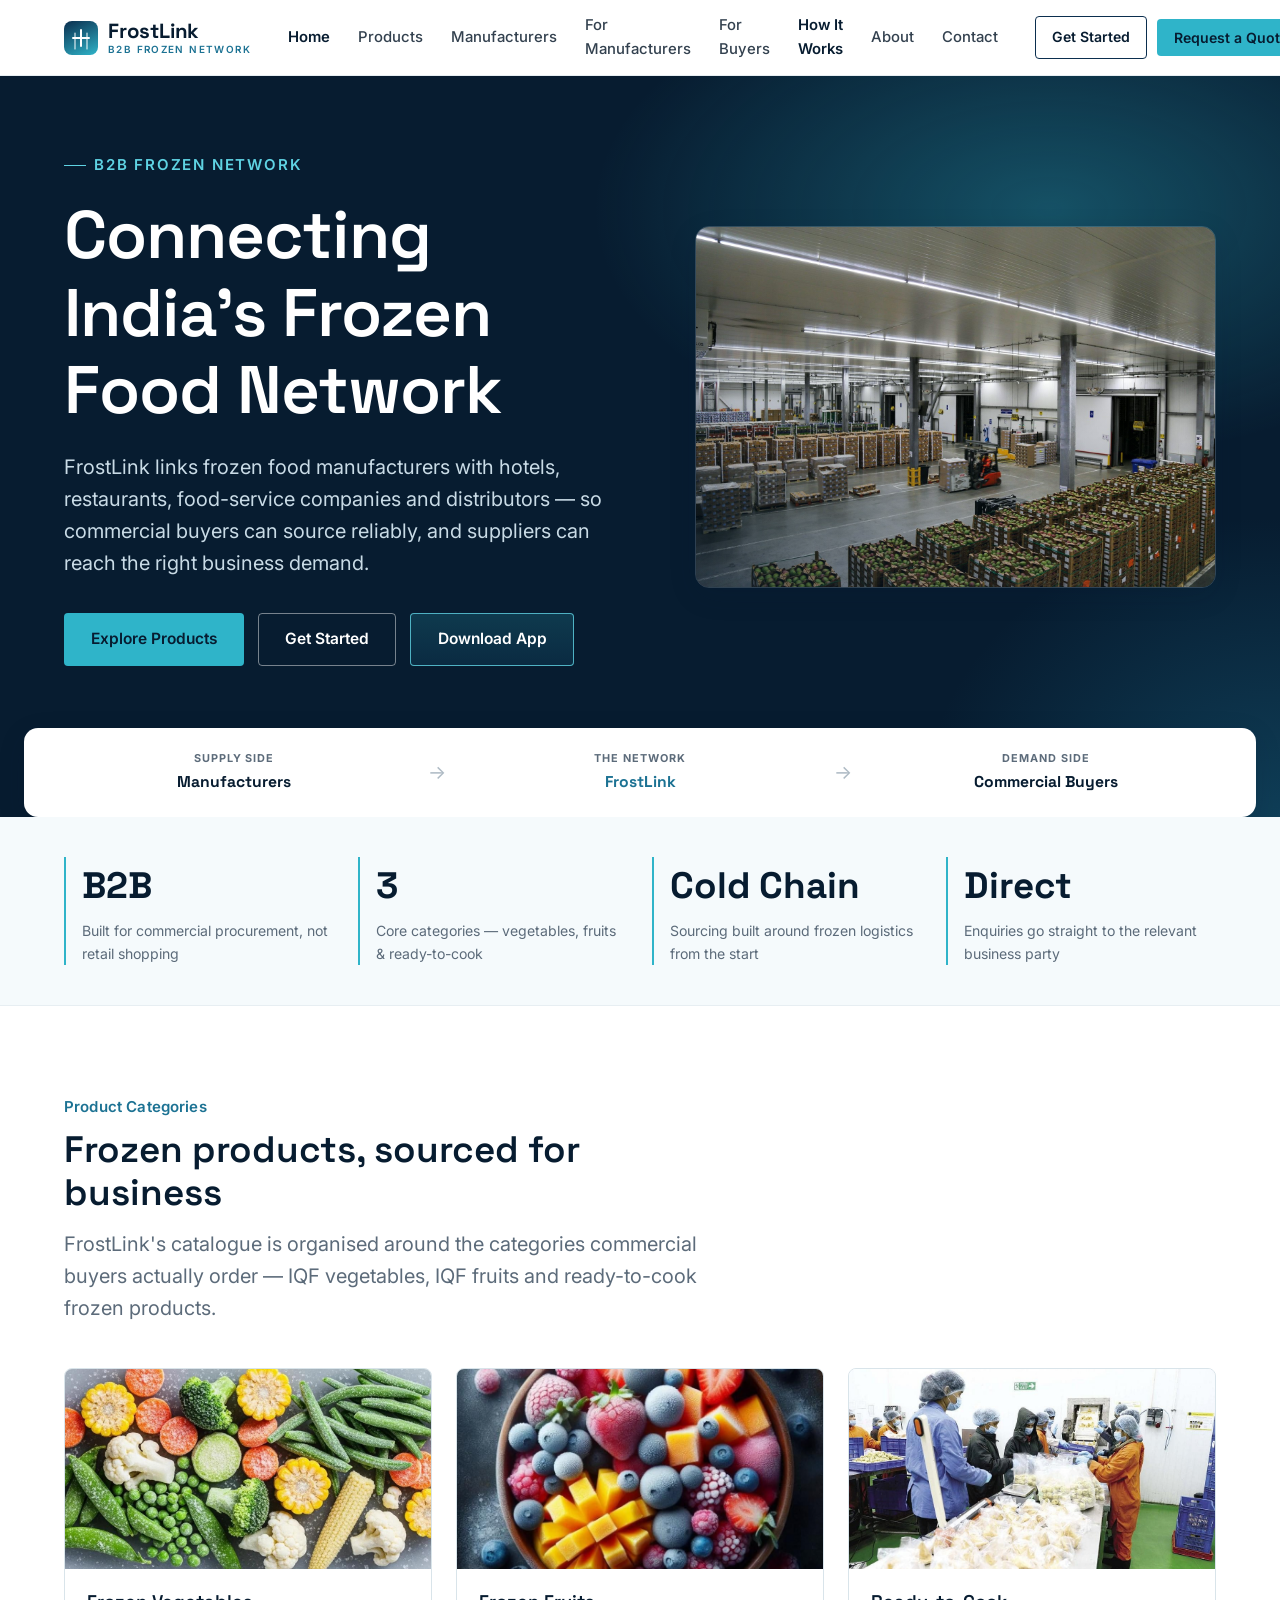
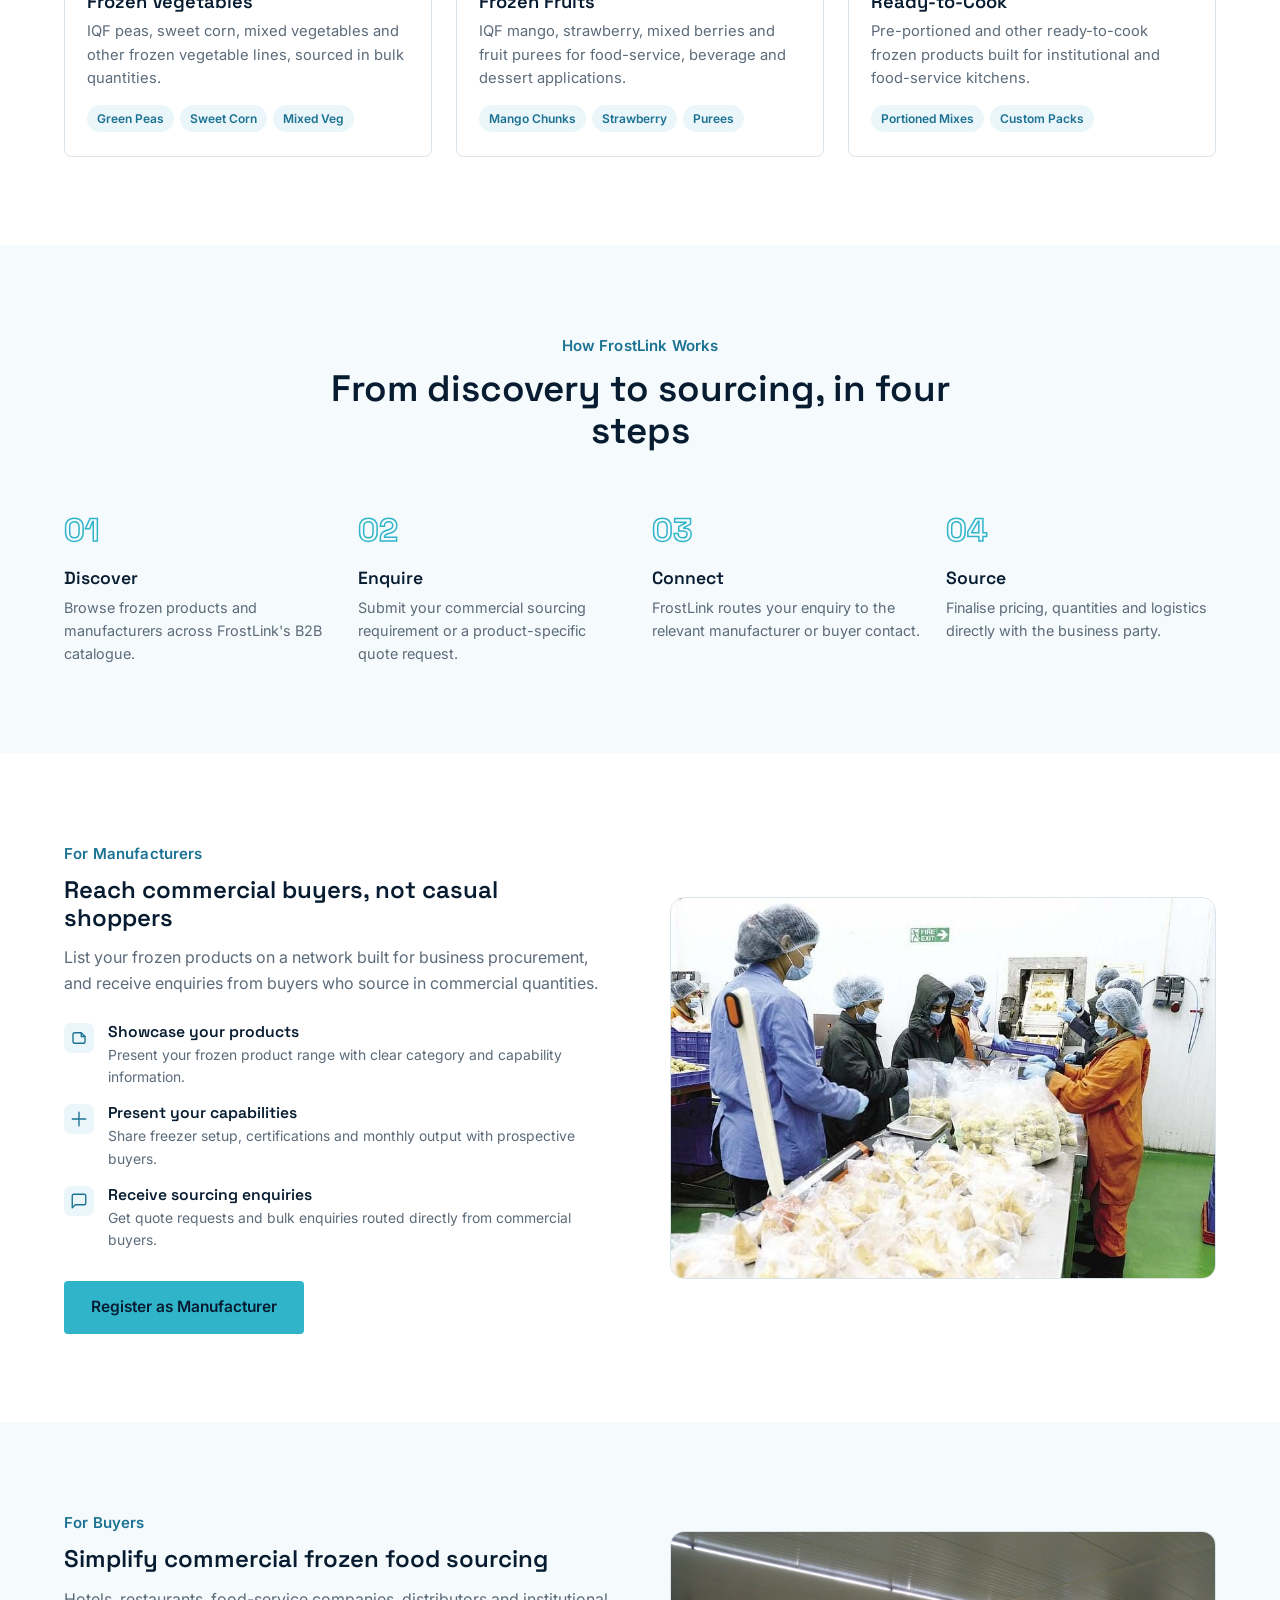
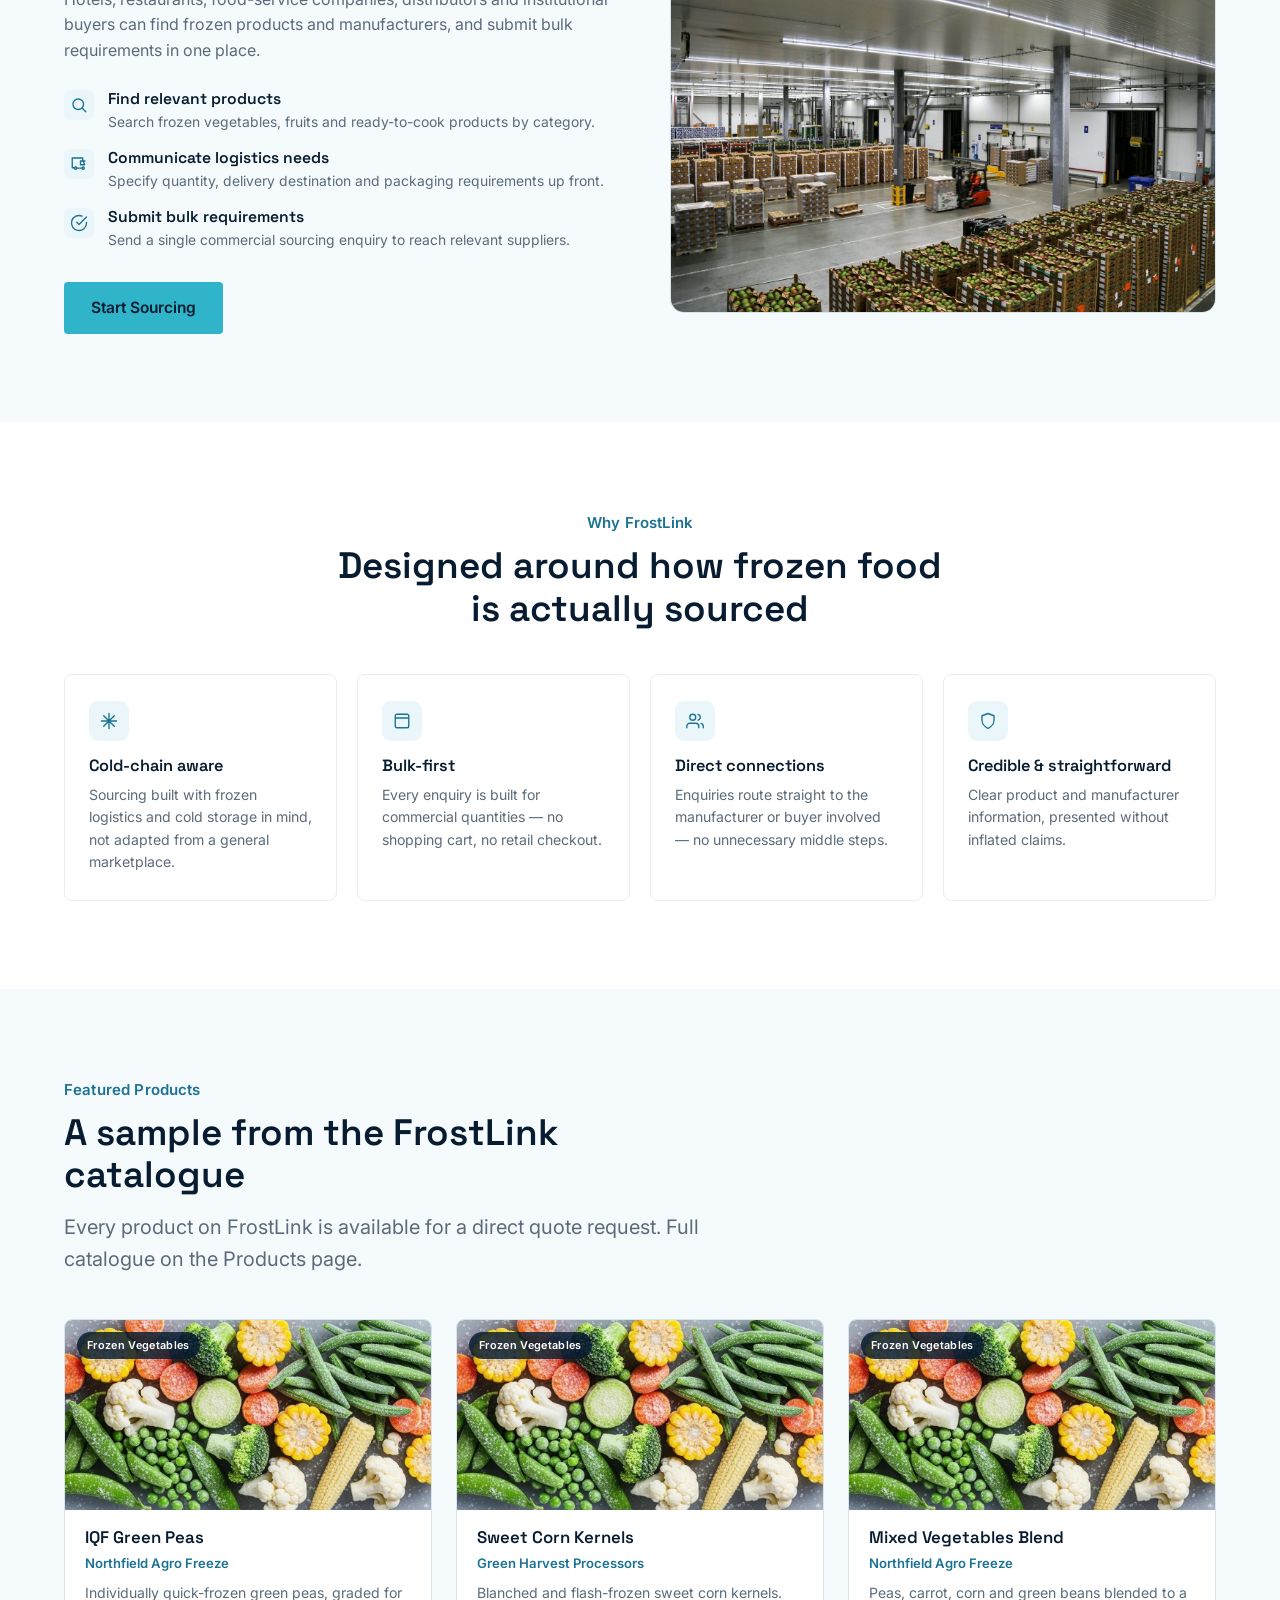
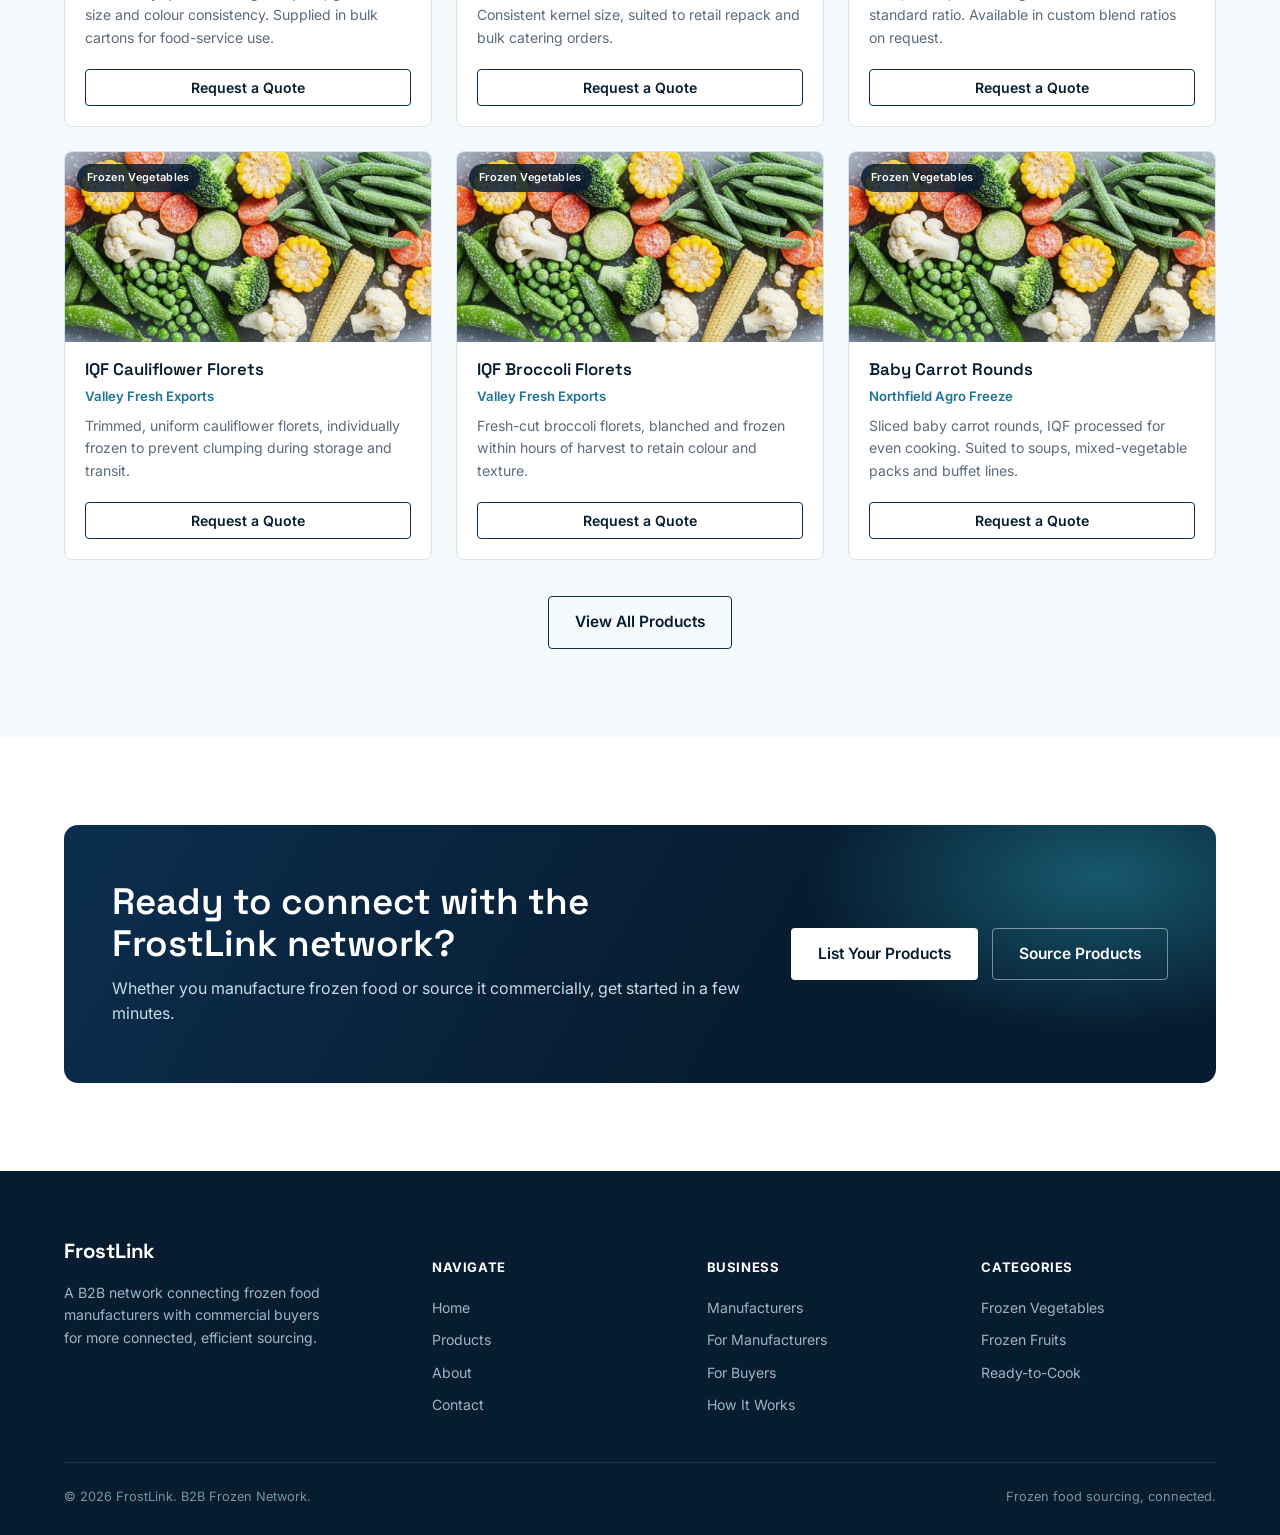
<file: index.html>
<!DOCTYPE html>
<html lang="en">
<head>
<meta charset="UTF-8">
<meta name="viewport" content="width=device-width, initial-scale=1.0">
<title>FrostLink — B2B Frozen Network | Connecting India's Frozen Food Supply</title>
<meta name="description" content="FrostLink connects frozen food manufacturers with hotels, restaurants, distributors and commercial buyers for efficient B2B sourcing and supply.">
<link rel="preconnect" href="https://fonts.googleapis.com">
<link rel="preconnect" href="https://fonts.gstatic.com" crossorigin>
<link href="https://fonts.googleapis.com/css2?family=Space+Grotesk:wght@500;600;700&family=Inter:wght@400;500;600;700&display=swap" rel="stylesheet">
<link rel="stylesheet" href="css/style.css">
</head>
<body>

<!-- ============================= HEADER ============================= -->
<header class="site-header">
  <div class="nav-inner">
    <a href="index.html" class="brand" aria-label="FrostLink home">
      <span class="brand-mark" aria-hidden="true"></span>
      <span class="brand-text">
        <span class="brand-name">FrostLink</span>
        <span class="brand-sub">B2B FROZEN NETWORK</span>
      </span>
    </a>

    <nav class="main-nav" aria-label="Primary">
      <a href="index.html">Home</a>
      <a href="products.html">Products</a>
      <a href="manufacturers.html#network">Manufacturers</a>
      <a href="manufacturers.html#register">For Manufacturers</a>
      <a href="buyers.html#sourcing">For Buyers</a>
      <a href="index.html#how-it-works">How It Works</a>
      <a href="about.html">About</a>
      <a href="contact.html">Contact</a>
    </nav>

    <div class="nav-actions">
      <a href="contact.html" class="btn btn-outline btn-sm">Get Started</a>
      <button type="button" class="btn btn-primary btn-sm js-request-quote">Request a Quote</button>
    </div>

    <button type="button" class="hamburger" data-nav-toggle aria-expanded="false" aria-controls="mobilePanel" aria-label="Open menu">
      <span></span><span></span><span></span>
    </button>
  </div>

  <div class="mobile-panel" data-nav-panel id="mobilePanel">
    <a href="index.html">Home</a>
    <a href="products.html">Products</a>
    <a href="manufacturers.html#network">Manufacturers</a>
    <a href="manufacturers.html#register">For Manufacturers</a>
    <a href="buyers.html#sourcing">For Buyers</a>
    <a href="index.html#how-it-works">How It Works</a>
    <a href="about.html">About</a>
    <a href="contact.html">Contact</a>
    <div class="nav-actions">
      <a href="contact.html" class="btn btn-outline">Get Started</a>
      <button type="button" class="btn btn-primary js-request-quote">Request a Quote</button>
    </div>
  </div>
</header>

<main>

  <!-- ============================= HERO ============================= -->
  <section class="hero">
    <div class="hero-inner">
      <div class="hero-copy">
        <span class="hero-eyebrow">B2B FROZEN NETWORK</span>
        <h1>Connecting India's Frozen Food Network</h1>
        <p class="hero-lede">FrostLink links frozen food manufacturers with hotels, restaurants, food-service companies and distributors — so commercial buyers can source reliably, and suppliers can reach the right business demand.</p>
        <div class="hero-actions">
          <a href="products.html" class="btn btn-primary">Explore Products</a>
          <a href="contact.html" class="btn btn-ghost-light">Get Started</a>
          <a href="assets/frostlink.apk" class="btn btn-primary btn-download" download>Download App</a>
        </div>
      </div>
      <div class="hero-visual">
        <div class="hero-photo-frame">
          <img src="assets/images/cold-storage-warehouse.jpg" alt="Cold storage warehouse with palletised frozen produce ready for dispatch" width="800" height="600">
        </div>
      </div>
    </div>
    <div class="flow-strip">
      <div class="flow-node">
        <div class="flow-label">SUPPLY SIDE</div>
        <div class="flow-name">Manufacturers</div>
      </div>
      <div class="flow-arrow" aria-hidden="true">&#8594;</div>
      <div class="flow-node center">
        <div class="flow-label">THE NETWORK</div>
        <div class="flow-name">FrostLink</div>
      </div>
      <div class="flow-arrow" aria-hidden="true">&#8594;</div>
      <div class="flow-node">
        <div class="flow-label">DEMAND SIDE</div>
        <div class="flow-name">Commercial Buyers</div>
      </div>
    </div>
  </section>

  <!-- ============================= TRUST STRIP ============================= -->
  <section class="trust-strip">
    <div class="container">
      <div class="trust-grid">
        <div class="trust-item">
          <div class="num">B2B</div>
          <div class="label">Built for commercial procurement, not retail shopping</div>
        </div>
        <div class="trust-item">
          <div class="num">3</div>
          <div class="label">Core categories — vegetables, fruits &amp; ready-to-cook</div>
        </div>
        <div class="trust-item">
          <div class="num">Cold&nbsp;Chain</div>
          <div class="label">Sourcing built around frozen logistics from the start</div>
        </div>
        <div class="trust-item">
          <div class="num">Direct</div>
          <div class="label">Enquiries go straight to the relevant business party</div>
        </div>
      </div>
    </div>
  </section>

  <!-- ============================= PRODUCT CATEGORIES ============================= -->
  <section class="section" id="products">
    <div class="container">
      <div class="section-head">
        <span class="eyebrow">Product Categories</span>
        <h2>Frozen products, sourced for business</h2>
        <p>FrostLink's catalogue is organised around the categories commercial buyers actually order — IQF vegetables, IQF fruits and ready-to-cook frozen products.</p>
      </div>
      <div class="grid-3">
        <div class="category-card">
          <div class="thumb"><img src="assets/images/frozen-vegetables.jpg" alt="Assorted IQF frozen vegetables including peas, corn, broccoli and cauliflower" loading="lazy" width="400" height="300"></div>
          <div class="body">
            <h3>Frozen Vegetables</h3>
            <p>IQF peas, sweet corn, mixed vegetables and other frozen vegetable lines, sourced in bulk quantities.</p>
            <div class="tag-list"><span class="tag">Green Peas</span><span class="tag">Sweet Corn</span><span class="tag">Mixed Veg</span></div>
          </div>
        </div>
        <div class="category-card">
          <div class="thumb"><img src="assets/images/frozen-fruits.jpg" alt="Bowl of frozen fruit including mango chunks, strawberries and mixed berries" loading="lazy" width="400" height="300"></div>
          <div class="body">
            <h3>Frozen Fruits</h3>
            <p>IQF mango, strawberry, mixed berries and fruit purees for food-service, beverage and dessert applications.</p>
            <div class="tag-list"><span class="tag">Mango Chunks</span><span class="tag">Strawberry</span><span class="tag">Purees</span></div>
          </div>
        </div>
        <div class="category-card">
          <div class="thumb"><img src="assets/images/packaging-facility.jpg" alt="Workers in a frozen food packaging facility preparing bulk orders" loading="lazy" width="400" height="300"></div>
          <div class="body">
            <h3>Ready-to-Cook</h3>
            <p>Pre-portioned and other ready-to-cook frozen products built for institutional and food-service kitchens.</p>
            <div class="tag-list"><span class="tag">Portioned Mixes</span><span class="tag">Custom Packs</span></div>
          </div>
        </div>
      </div>
    </div>
  </section>

  <!-- ============================= HOW IT WORKS ============================= -->
  <section class="section section--frost" id="how-it-works">
    <div class="container">
      <div class="section-head center">
        <span class="eyebrow">How FrostLink Works</span>
        <h2>From discovery to sourcing, in four steps</h2>
      </div>
      <div class="steps-row">
        <div class="step-card">
          <div class="step-num">01</div>
          <h3>Discover</h3>
          <p>Browse frozen products and manufacturers across FrostLink's B2B catalogue.</p>
        </div>
        <div class="step-card">
          <div class="step-num">02</div>
          <h3>Enquire</h3>
          <p>Submit your commercial sourcing requirement or a product-specific quote request.</p>
        </div>
        <div class="step-card">
          <div class="step-num">03</div>
          <h3>Connect</h3>
          <p>FrostLink routes your enquiry to the relevant manufacturer or buyer contact.</p>
        </div>
        <div class="step-card">
          <div class="step-num">04</div>
          <h3>Source</h3>
          <p>Finalise pricing, quantities and logistics directly with the business party.</p>
        </div>
      </div>
    </div>
  </section>

  <!-- ============================= FOR MANUFACTURERS ============================= -->
  <section class="section">
    <div class="container">
      <div class="split">
        <div class="split-copy">
          <span class="eyebrow">For Manufacturers</span>
          <h2>Reach commercial buyers, not casual shoppers</h2>
          <p style="margin-top:14px; color:var(--slate-500); font-size:1rem;">List your frozen products on a network built for business procurement, and receive enquiries from buyers who source in commercial quantities.</p>
          <div class="feature-list">
            <div class="feature-item">
              <span class="feature-icon">
                <svg class="icon" viewBox="0 0 24 24"><path d="M4 17V7a2 2 0 0 1 2-2h9l5 5v7a2 2 0 0 1-2 2H6a2 2 0 0 1-2-2Z"/><path d="M15 5v5h5"/></svg>
              </span>
              <div><h4>Showcase your products</h4><p>Present your frozen product range with clear category and capability information.</p></div>
            </div>
            <div class="feature-item">
              <span class="feature-icon">
                <svg class="icon" viewBox="0 0 24 24"><path d="M3 12h18M12 3v18"/></svg>
              </span>
              <div><h4>Present your capabilities</h4><p>Share freezer setup, certifications and monthly output with prospective buyers.</p></div>
            </div>
            <div class="feature-item">
              <span class="feature-icon">
                <svg class="icon" viewBox="0 0 24 24"><path d="M21 15a2 2 0 0 1-2 2H7l-4 4V5a2 2 0 0 1 2-2h14a2 2 0 0 1 2 2z"/></svg>
              </span>
              <div><h4>Receive sourcing enquiries</h4><p>Get quote requests and bulk enquiries routed directly from commercial buyers.</p></div>
            </div>
          </div>
          <a href="manufacturers.html#register" class="btn btn-primary" style="margin-top:30px;">Register as Manufacturer</a>
        </div>
        <div class="split-media">
          <img src="assets/images/packaging-facility.jpg" alt="Manufacturing staff packing frozen food orders on a production line" loading="lazy" width="700" height="500">
        </div>
      </div>
    </div>
  </section>

  <!-- ============================= FOR BUYERS ============================= -->
  <section class="section section--frost">
    <div class="container">
      <div class="split reverse">
        <div class="split-media">
          <img src="assets/images/cold-storage-warehouse.jpg" alt="Palletised frozen fruit crates staged in a cold storage warehouse" loading="lazy" width="700" height="500">
        </div>
        <div class="split-copy">
          <span class="eyebrow">For Buyers</span>
          <h2>Simplify commercial frozen food sourcing</h2>
          <p style="margin-top:14px; color:var(--slate-500); font-size:1rem;">Hotels, restaurants, food-service companies, distributors and institutional buyers can find frozen products and manufacturers, and submit bulk requirements in one place.</p>
          <div class="feature-list">
            <div class="feature-item">
              <span class="feature-icon">
                <svg class="icon" viewBox="0 0 24 24"><circle cx="11" cy="11" r="7"/><path d="m21 21-4.3-4.3"/></svg>
              </span>
              <div><h4>Find relevant products</h4><p>Search frozen vegetables, fruits and ready-to-cook products by category.</p></div>
            </div>
            <div class="feature-item">
              <span class="feature-icon">
                <svg class="icon" viewBox="0 0 24 24"><path d="M20 8h-3V4H3v13h2"/><circle cx="7.5" cy="17.5" r="1.5"/><circle cx="17.5" cy="17.5" r="1.5"/><path d="M9 17.5h6.5M14 8v5h5.5l-2-5z"/></svg>
              </span>
              <div><h4>Communicate logistics needs</h4><p>Specify quantity, delivery destination and packaging requirements up front.</p></div>
            </div>
            <div class="feature-item">
              <span class="feature-icon">
                <svg class="icon" viewBox="0 0 24 24"><path d="M22 11.08V12a10 10 0 1 1-5.93-9.14"/><path d="m22 4-10 10-3-3"/></svg>
              </span>
              <div><h4>Submit bulk requirements</h4><p>Send a single commercial sourcing enquiry to reach relevant suppliers.</p></div>
            </div>
          </div>
          <a href="buyers.html#sourcing" class="btn btn-primary" style="margin-top:30px;">Start Sourcing</a>
        </div>
      </div>
    </div>
  </section>

  <!-- ============================= WHY FROSTLINK ============================= -->
  <section class="section">
    <div class="container">
      <div class="section-head center">
        <span class="eyebrow">Why FrostLink</span>
        <h2>Designed around how frozen food is actually sourced</h2>
      </div>
      <div class="grid-4">
        <div class="value-card">
          <span class="feature-icon">
            <svg class="icon" viewBox="0 0 24 24"><path d="M12 2v20M4.93 4.93l14.14 14.14M19.07 4.93 4.93 19.07M2 12h20"/></svg>
          </span>
          <h3>Cold-chain aware</h3>
          <p>Sourcing built with frozen logistics and cold storage in mind, not adapted from a general marketplace.</p>
        </div>
        <div class="value-card">
          <span class="feature-icon">
            <svg class="icon" viewBox="0 0 24 24"><path d="M21 8V5a2 2 0 0 0-2-2H5a2 2 0 0 0-2 2v3m18 0v11a2 2 0 0 1-2 2H5a2 2 0 0 1-2-2V8m18 0H3"/></svg>
          </span>
          <h3>Bulk-first</h3>
          <p>Every enquiry is built for commercial quantities — no shopping cart, no retail checkout.</p>
        </div>
        <div class="value-card">
          <span class="feature-icon">
            <svg class="icon" viewBox="0 0 24 24"><path d="M17 21v-2a4 4 0 0 0-4-4H5a4 4 0 0 0-4 4v2M9 11a4 4 0 1 0 0-8 4 4 0 0 0 0 8ZM23 21v-2a4 4 0 0 0-3-3.87M16 3.13a4 4 0 0 1 0 7.75"/></svg>
          </span>
          <h3>Direct connections</h3>
          <p>Enquiries route straight to the manufacturer or buyer involved — no unnecessary middle steps.</p>
        </div>
        <div class="value-card">
          <span class="feature-icon">
            <svg class="icon" viewBox="0 0 24 24"><path d="M12 22s8-4 8-11V5l-8-3-8 3v6c0 7 8 11 8 11Z"/></svg>
          </span>
          <h3>Credible &amp; straightforward</h3>
          <p>Clear product and manufacturer information, presented without inflated claims.</p>
        </div>
      </div>
    </div>
  </section>

  <!-- ============================= FEATURED PRODUCTS ============================= -->
  <section class="section section--frost">
    <div class="container">
      <div class="section-head">
        <span class="eyebrow">Featured Products</span>
        <h2>A sample from the FrostLink catalogue</h2>
        <p>Every product on FrostLink is available for a direct quote request. Full catalogue on the Products page.</p>
      </div>
      <div class="grid-3" data-featured-products="6"></div>
      <div class="text-center" style="margin-top:36px;">
        <a href="products.html" class="btn btn-outline">View All Products</a>
      </div>
    </div>
  </section>

  <!-- ============================= FINAL CTA ============================= -->
  <section class="section">
    <div class="container">
      <div class="cta-banner">
        <div>
          <h2>Ready to connect with the FrostLink network?</h2>
          <p>Whether you manufacture frozen food or source it commercially, get started in a few minutes.</p>
        </div>
        <div class="cta-banner-actions">
          <a href="manufacturers.html#register" class="btn btn-light">List Your Products</a>
          <a href="buyers.html#sourcing" class="btn btn-ghost-light">Source Products</a>
        </div>
      </div>
    </div>
  </section>

</main>

<!-- ============================= FOOTER ============================= -->
<footer class="site-footer">
  <div class="container">
    <div class="footer-grid">
      <div class="footer-brand">
        <span class="brand-name">FrostLink</span>
        <p>A B2B network connecting frozen food manufacturers with commercial buyers for more connected, efficient sourcing.</p>
      </div>
      <div class="footer-col">
        <h5>NAVIGATE</h5>
        <a href="index.html">Home</a>
        <a href="products.html">Products</a>
        <a href="about.html">About</a>
        <a href="contact.html">Contact</a>
      </div>
      <div class="footer-col">
        <h5>BUSINESS</h5>
        <a href="manufacturers.html#network">Manufacturers</a>
        <a href="manufacturers.html#register">For Manufacturers</a>
        <a href="buyers.html#sourcing">For Buyers</a>
        <a href="index.html#how-it-works">How It Works</a>
      </div>
      <div class="footer-col">
        <h5>CATEGORIES</h5>
        <a href="products.html">Frozen Vegetables</a>
        <a href="products.html">Frozen Fruits</a>
        <a href="products.html">Ready-to-Cook</a>
      </div>
    </div>
    <div class="footer-bottom">
      <span>&copy; 2026 FrostLink. B2B Frozen Network.</span>
      <span>Frozen food sourcing, connected.</span>
    </div>
  </div>
</footer>

<script src="js/main.js"></script>
<script src="js/products.js"></script>
<script src="js/forms.js"></script>
</body>
</html>
</file>
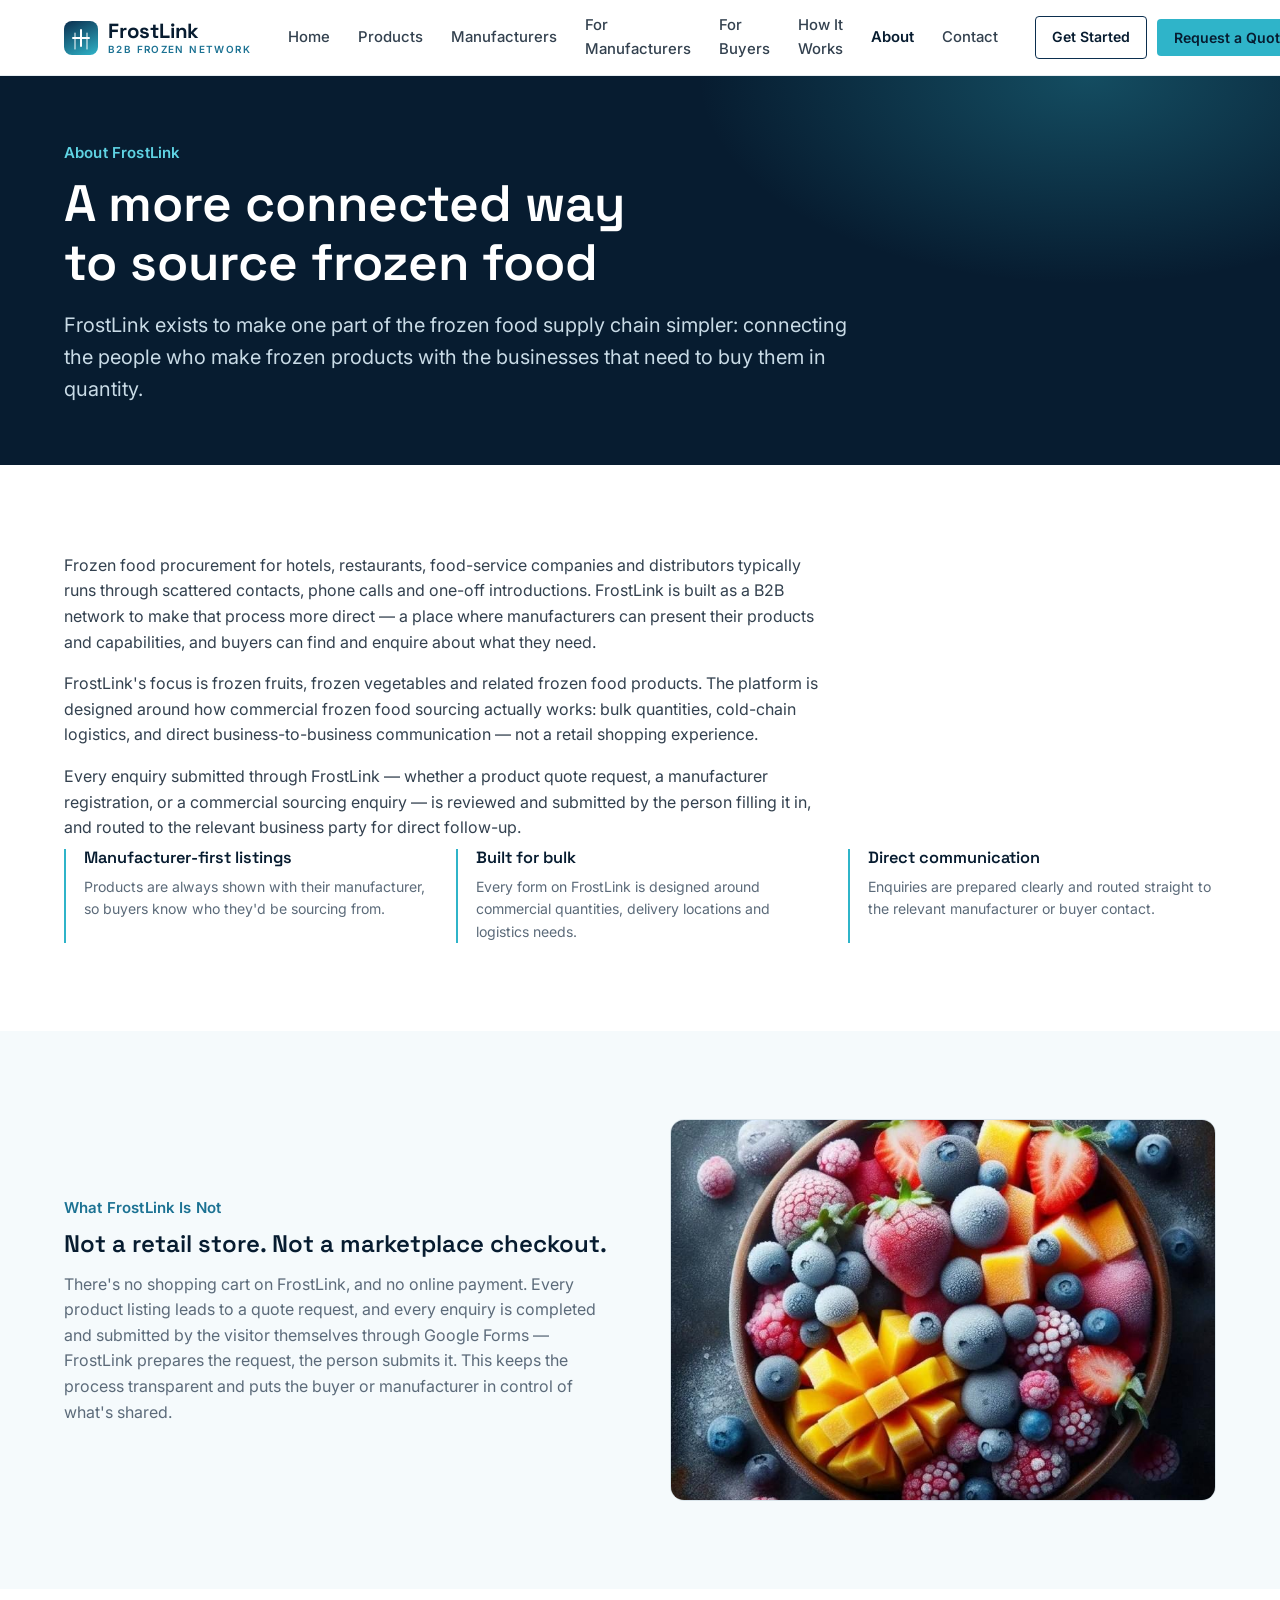
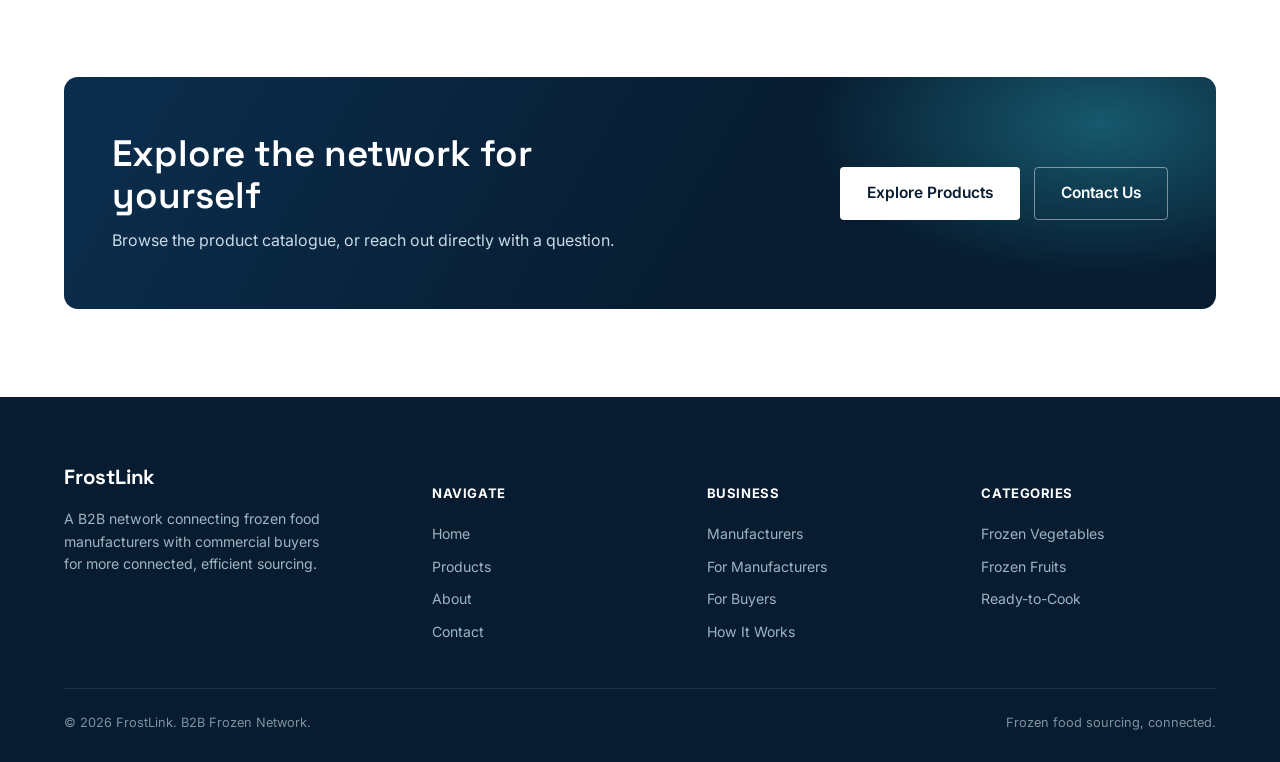
<file: about.html>
<!DOCTYPE html>
<html lang="en">
<head>
<meta charset="UTF-8">
<meta name="viewport" content="width=device-width, initial-scale=1.0">
<title>About — FrostLink | B2B Frozen Network</title>
<meta name="description" content="FrostLink is a B2B network designed to make frozen food sourcing more connected and efficient for manufacturers and commercial buyers.">
<link rel="preconnect" href="https://fonts.googleapis.com">
<link rel="preconnect" href="https://fonts.gstatic.com" crossorigin>
<link href="https://fonts.googleapis.com/css2?family=Space+Grotesk:wght@500;600;700&family=Inter:wght@400;500;600;700&display=swap" rel="stylesheet">
<link rel="stylesheet" href="css/style.css">
</head>
<body>

<!-- ============================= HEADER ============================= -->
<header class="site-header">
  <div class="nav-inner">
    <a href="index.html" class="brand" aria-label="FrostLink home">
      <span class="brand-mark" aria-hidden="true"></span>
      <span class="brand-text">
        <span class="brand-name">FrostLink</span>
        <span class="brand-sub">B2B FROZEN NETWORK</span>
      </span>
    </a>

    <nav class="main-nav" aria-label="Primary">
      <a href="index.html">Home</a>
      <a href="products.html">Products</a>
      <a href="manufacturers.html#network">Manufacturers</a>
      <a href="manufacturers.html#register">For Manufacturers</a>
      <a href="buyers.html#sourcing">For Buyers</a>
      <a href="index.html#how-it-works">How It Works</a>
      <a href="about.html">About</a>
      <a href="contact.html">Contact</a>
    </nav>

    <div class="nav-actions">
      <a href="contact.html" class="btn btn-outline btn-sm">Get Started</a>
      <button type="button" class="btn btn-primary btn-sm js-request-quote">Request a Quote</button>
    </div>

    <button type="button" class="hamburger" data-nav-toggle aria-expanded="false" aria-controls="mobilePanel" aria-label="Open menu">
      <span></span><span></span><span></span>
    </button>
  </div>

  <div class="mobile-panel" data-nav-panel id="mobilePanel">
    <a href="index.html">Home</a>
    <a href="products.html">Products</a>
    <a href="manufacturers.html#network">Manufacturers</a>
    <a href="manufacturers.html#register">For Manufacturers</a>
    <a href="buyers.html#sourcing">For Buyers</a>
    <a href="index.html#how-it-works">How It Works</a>
    <a href="about.html">About</a>
    <a href="contact.html">Contact</a>
    <div class="nav-actions">
      <a href="contact.html" class="btn btn-outline">Get Started</a>
      <button type="button" class="btn btn-primary js-request-quote">Request a Quote</button>
    </div>
  </div>
</header>

<main>

  <section class="page-hero">
    <div class="container">
      <span class="eyebrow">About FrostLink</span>
      <h1>A more connected way to source frozen food</h1>
      <p>FrostLink exists to make one part of the frozen food supply chain simpler: connecting the people who make frozen products with the businesses that need to buy them in quantity.</p>
    </div>
  </section>

  <section class="section">
    <div class="container">
      <div class="about-block">
        <p>Frozen food procurement for hotels, restaurants, food-service companies and distributors typically runs through scattered contacts, phone calls and one-off introductions. FrostLink is built as a B2B network to make that process more direct — a place where manufacturers can present their products and capabilities, and buyers can find and enquire about what they need.</p>
        <p>FrostLink's focus is frozen fruits, frozen vegetables and related frozen food products. The platform is designed around how commercial frozen food sourcing actually works: bulk quantities, cold-chain logistics, and direct business-to-business communication — not a retail shopping experience.</p>
        <p>Every enquiry submitted through FrostLink — whether a product quote request, a manufacturer registration, or a commercial sourcing enquiry — is reviewed and submitted by the person filling it in, and routed to the relevant business party for direct follow-up.</p>
      </div>

      <div class="pillars">
        <div class="pillar">
          <h3>Manufacturer-first listings</h3>
          <p>Products are always shown with their manufacturer, so buyers know who they'd be sourcing from.</p>
        </div>
        <div class="pillar">
          <h3>Built for bulk</h3>
          <p>Every form on FrostLink is designed around commercial quantities, delivery locations and logistics needs.</p>
        </div>
        <div class="pillar">
          <h3>Direct communication</h3>
          <p>Enquiries are prepared clearly and routed straight to the relevant manufacturer or buyer contact.</p>
        </div>
      </div>
    </div>
  </section>

  <section class="section section--frost">
    <div class="container">
      <div class="split reverse">
        <div class="split-media">
          <img src="assets/images/frozen-fruits.jpg" alt="Bowl of frozen fruit including mango chunks, strawberries and mixed berries" loading="lazy" width="700" height="500">
        </div>
        <div class="split-copy">
          <span class="eyebrow">What FrostLink Is Not</span>
          <h2>Not a retail store. Not a marketplace checkout.</h2>
          <p style="margin-top:14px; color:var(--slate-500); font-size:1rem;">There's no shopping cart on FrostLink, and no online payment. Every product listing leads to a quote request, and every enquiry is completed and submitted by the visitor themselves through Google Forms — FrostLink prepares the request, the person submits it. This keeps the process transparent and puts the buyer or manufacturer in control of what's shared.</p>
        </div>
      </div>
    </div>
  </section>

  <section class="section">
    <div class="container">
      <div class="cta-banner">
        <div>
          <h2>Explore the network for yourself</h2>
          <p>Browse the product catalogue, or reach out directly with a question.</p>
        </div>
        <div class="cta-banner-actions">
          <a href="products.html" class="btn btn-light">Explore Products</a>
          <a href="contact.html" class="btn btn-ghost-light">Contact Us</a>
        </div>
      </div>
    </div>
  </section>

</main>

<!-- ============================= FOOTER ============================= -->
<footer class="site-footer">
  <div class="container">
    <div class="footer-grid">
      <div class="footer-brand">
        <span class="brand-name">FrostLink</span>
        <p>A B2B network connecting frozen food manufacturers with commercial buyers for more connected, efficient sourcing.</p>
      </div>
      <div class="footer-col">
        <h5>NAVIGATE</h5>
        <a href="index.html">Home</a>
        <a href="products.html">Products</a>
        <a href="about.html">About</a>
        <a href="contact.html">Contact</a>
      </div>
      <div class="footer-col">
        <h5>BUSINESS</h5>
        <a href="manufacturers.html#network">Manufacturers</a>
        <a href="manufacturers.html#register">For Manufacturers</a>
        <a href="buyers.html#sourcing">For Buyers</a>
        <a href="index.html#how-it-works">How It Works</a>
      </div>
      <div class="footer-col">
        <h5>CATEGORIES</h5>
        <a href="products.html">Frozen Vegetables</a>
        <a href="products.html">Frozen Fruits</a>
        <a href="products.html">Ready-to-Cook</a>
      </div>
    </div>
    <div class="footer-bottom">
      <span>&copy; 2026 FrostLink. B2B Frozen Network.</span>
      <span>Frozen food sourcing, connected.</span>
    </div>
  </div>
</footer>

<script src="js/main.js"></script>
<script src="js/products.js"></script>
<script src="js/forms.js"></script>
</body>
</html>
</file>
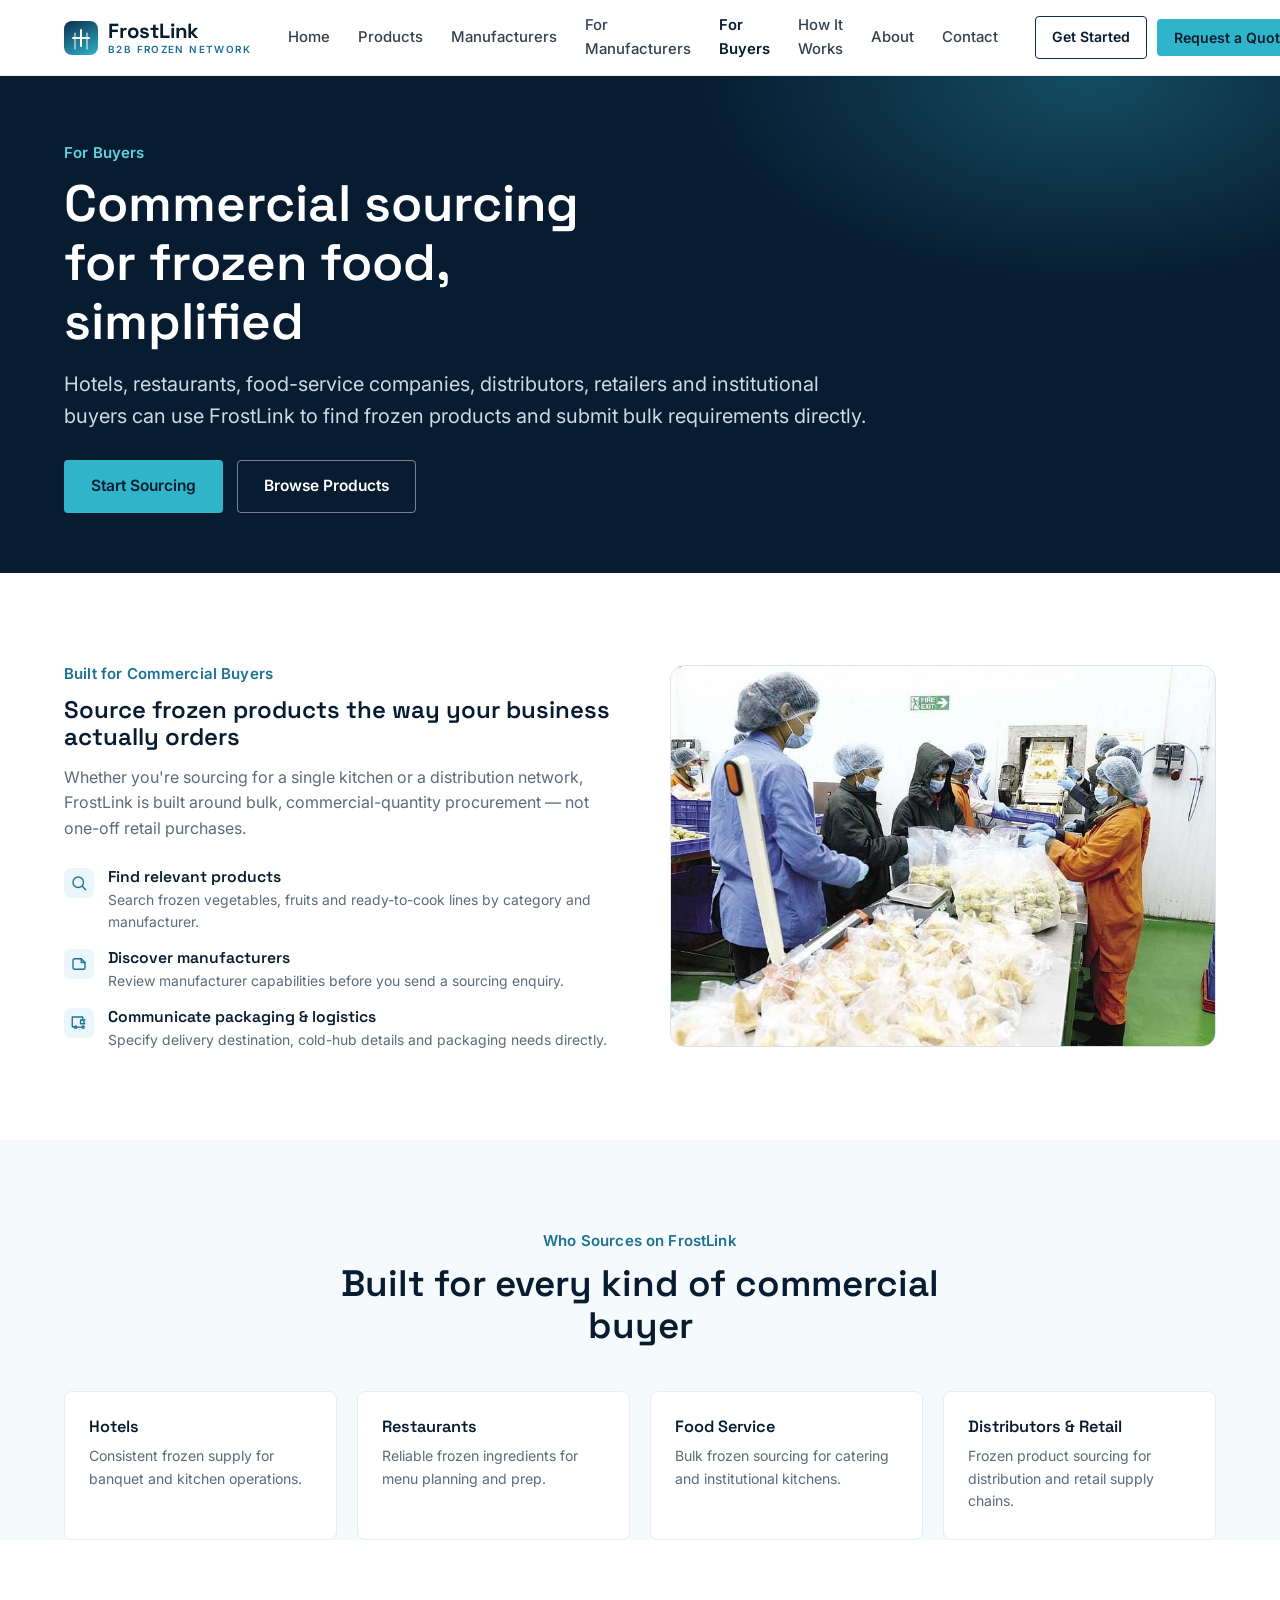
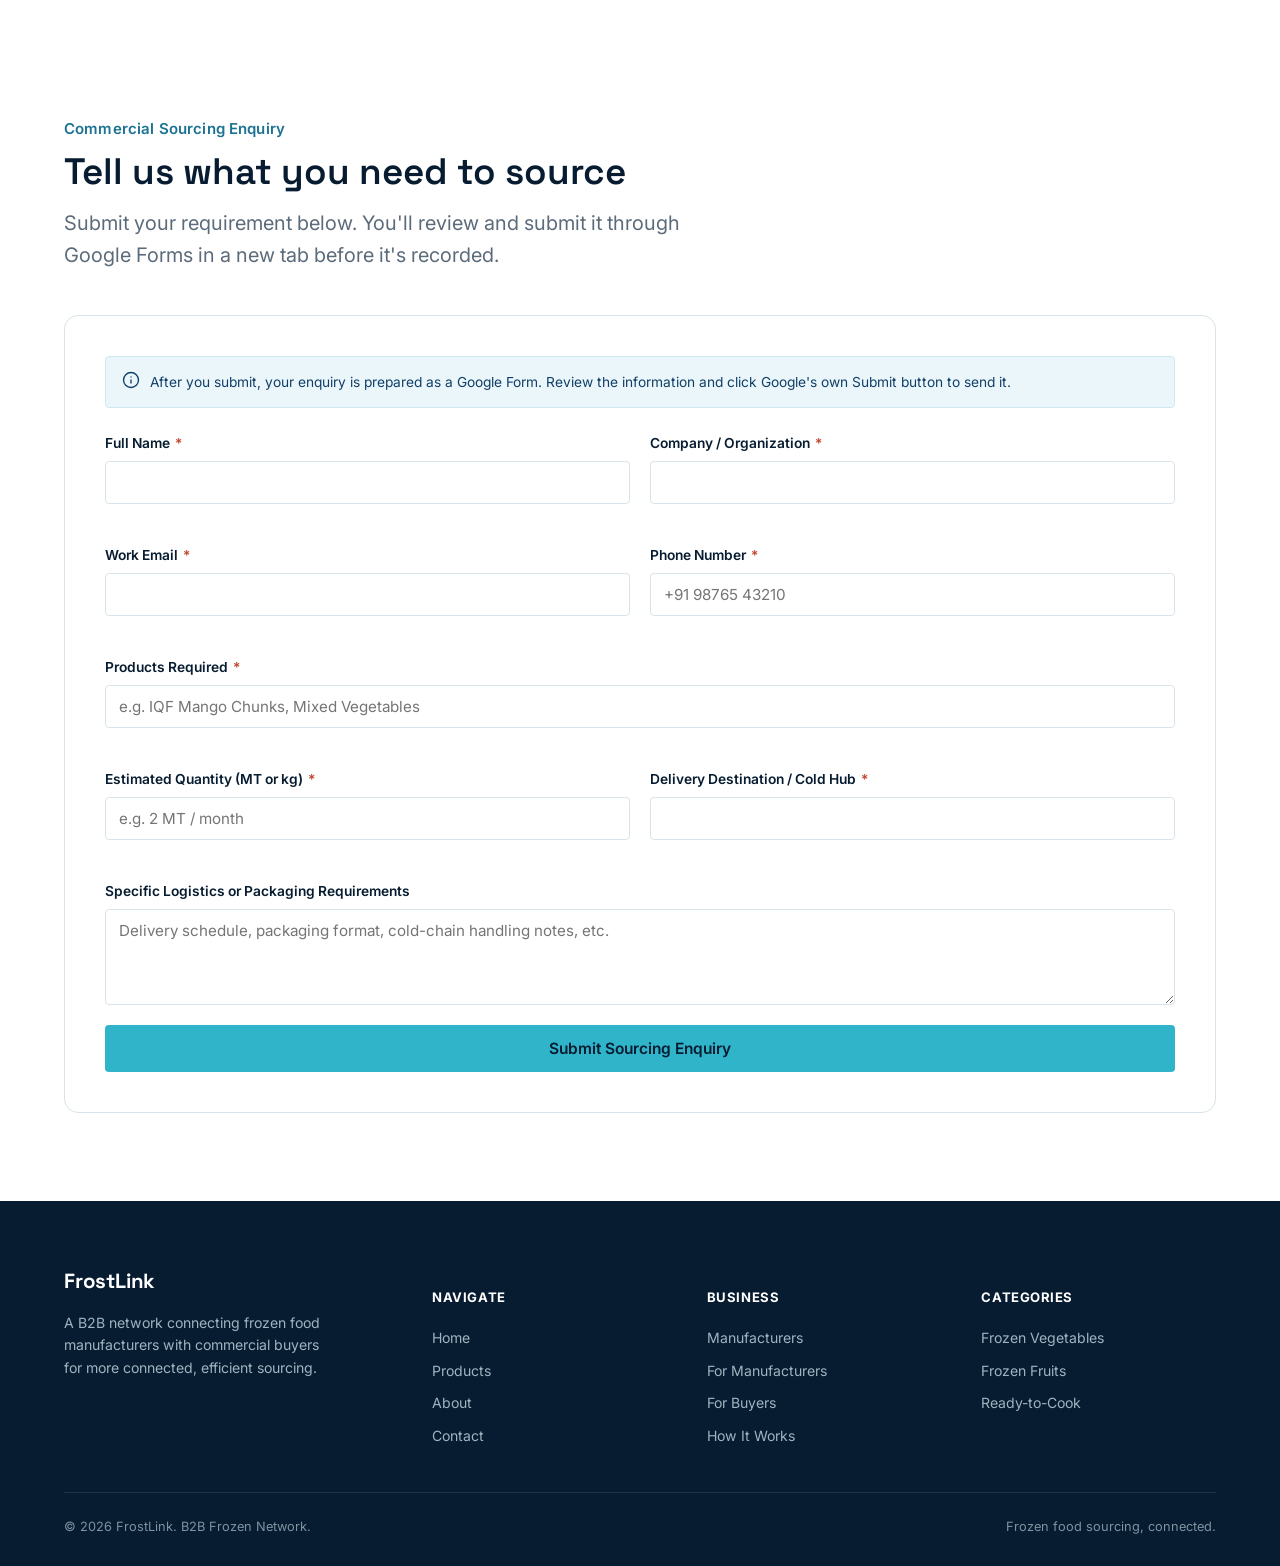
<file: buyers.html>
<!DOCTYPE html>
<html lang="en">
<head>
<meta charset="UTF-8">
<meta name="viewport" content="width=device-width, initial-scale=1.0">
<title>For Buyers — FrostLink | Commercial Frozen Food Sourcing</title>
<meta name="description" content="Hotels, restaurants, food-service and distribution companies can source frozen products through FrostLink's Commercial Sourcing Enquiry.">
<link rel="preconnect" href="https://fonts.googleapis.com">
<link rel="preconnect" href="https://fonts.gstatic.com" crossorigin>
<link href="https://fonts.googleapis.com/css2?family=Space+Grotesk:wght@500;600;700&family=Inter:wght@400;500;600;700&display=swap" rel="stylesheet">
<link rel="stylesheet" href="css/style.css">
</head>
<body>

<!-- ============================= HEADER ============================= -->
<header class="site-header">
  <div class="nav-inner">
    <a href="index.html" class="brand" aria-label="FrostLink home">
      <span class="brand-mark" aria-hidden="true"></span>
      <span class="brand-text">
        <span class="brand-name">FrostLink</span>
        <span class="brand-sub">B2B FROZEN NETWORK</span>
      </span>
    </a>

    <nav class="main-nav" aria-label="Primary">
      <a href="index.html">Home</a>
      <a href="products.html">Products</a>
      <a href="manufacturers.html#network">Manufacturers</a>
      <a href="manufacturers.html#register">For Manufacturers</a>
      <a href="buyers.html#sourcing">For Buyers</a>
      <a href="index.html#how-it-works">How It Works</a>
      <a href="about.html">About</a>
      <a href="contact.html">Contact</a>
    </nav>

    <div class="nav-actions">
      <a href="contact.html" class="btn btn-outline btn-sm">Get Started</a>
      <button type="button" class="btn btn-primary btn-sm js-request-quote">Request a Quote</button>
    </div>

    <button type="button" class="hamburger" data-nav-toggle aria-expanded="false" aria-controls="mobilePanel" aria-label="Open menu">
      <span></span><span></span><span></span>
    </button>
  </div>

  <div class="mobile-panel" data-nav-panel id="mobilePanel">
    <a href="index.html">Home</a>
    <a href="products.html">Products</a>
    <a href="manufacturers.html#network">Manufacturers</a>
    <a href="manufacturers.html#register">For Manufacturers</a>
    <a href="buyers.html#sourcing">For Buyers</a>
    <a href="index.html#how-it-works">How It Works</a>
    <a href="about.html">About</a>
    <a href="contact.html">Contact</a>
    <div class="nav-actions">
      <a href="contact.html" class="btn btn-outline">Get Started</a>
      <button type="button" class="btn btn-primary js-request-quote">Request a Quote</button>
    </div>
  </div>
</header>

<main>

  <section class="page-hero">
    <div class="container">
      <span class="eyebrow">For Buyers</span>
      <h1>Commercial sourcing for frozen food, simplified</h1>
      <p>Hotels, restaurants, food-service companies, distributors, retailers and institutional buyers can use FrostLink to find frozen products and submit bulk requirements directly.</p>
      <div class="page-hero-actions">
        <a href="#sourcing" class="btn btn-primary">Start Sourcing</a>
        <a href="products.html" class="btn btn-ghost-light">Browse Products</a>
      </div>
    </div>
  </section>

  <!-- ============================= FOR BUYERS BENEFITS ============================= -->
  <section class="section">
    <div class="container">
      <div class="split">
        <div class="split-copy">
          <span class="eyebrow">Built for Commercial Buyers</span>
          <h2>Source frozen products the way your business actually orders</h2>
          <p style="margin-top:14px; color:var(--slate-500); font-size:1rem;">Whether you're sourcing for a single kitchen or a distribution network, FrostLink is built around bulk, commercial-quantity procurement — not one-off retail purchases.</p>
          <div class="feature-list">
            <div class="feature-item">
              <span class="feature-icon"><svg class="icon" viewBox="0 0 24 24"><circle cx="11" cy="11" r="7"/><path d="m21 21-4.3-4.3"/></svg></span>
              <div><h4>Find relevant products</h4><p>Search frozen vegetables, fruits and ready-to-cook lines by category and manufacturer.</p></div>
            </div>
            <div class="feature-item">
              <span class="feature-icon"><svg class="icon" viewBox="0 0 24 24"><path d="M4 17V7a2 2 0 0 1 2-2h9l5 5v7a2 2 0 0 1-2 2H6a2 2 0 0 1-2-2Z"/><path d="M15 5v5h5"/></svg></span>
              <div><h4>Discover manufacturers</h4><p>Review manufacturer capabilities before you send a sourcing enquiry.</p></div>
            </div>
            <div class="feature-item">
              <span class="feature-icon"><svg class="icon" viewBox="0 0 24 24"><path d="M20 8h-3V4H3v13h2"/><circle cx="7.5" cy="17.5" r="1.5"/><circle cx="17.5" cy="17.5" r="1.5"/><path d="M9 17.5h6.5M14 8v5h5.5l-2-5z"/></svg></span>
              <div><h4>Communicate packaging &amp; logistics</h4><p>Specify delivery destination, cold-hub details and packaging needs directly.</p></div>
            </div>
          </div>
        </div>
        <div class="split-media">
          <img src="assets/images/packaging-facility.jpg" alt="Frozen food packaging staff preparing bulk commercial orders" loading="lazy" width="700" height="500">
        </div>
      </div>
    </div>
  </section>

  <section class="section section--frost" style="padding-bottom:0;">
    <div class="container">
      <div class="section-head center">
        <span class="eyebrow">Who Sources on FrostLink</span>
        <h2>Built for every kind of commercial buyer</h2>
      </div>
      <div class="grid-4" style="margin-bottom:88px;">
        <div class="value-card"><h3>Hotels</h3><p>Consistent frozen supply for banquet and kitchen operations.</p></div>
        <div class="value-card"><h3>Restaurants</h3><p>Reliable frozen ingredients for menu planning and prep.</p></div>
        <div class="value-card"><h3>Food Service</h3><p>Bulk frozen sourcing for catering and institutional kitchens.</p></div>
        <div class="value-card"><h3>Distributors &amp; Retail</h3><p>Frozen product sourcing for distribution and retail supply chains.</p></div>
      </div>
    </div>
  </section>

  <!-- ============================= SOURCING FORM ============================= -->
  <section class="section" id="sourcing">
    <div class="container">
      <div class="section-head">
        <span class="eyebrow">Commercial Sourcing Enquiry</span>
        <h2>Tell us what you need to source</h2>
        <p>Submit your requirement below. You'll review and submit it through Google Forms in a new tab before it's recorded.</p>
      </div>

      <div class="form-panel">
        <div class="form-note">
          <svg class="icon" viewBox="0 0 24 24" style="flex-shrink:0;"><circle cx="12" cy="12" r="10"/><path d="M12 16v-4M12 8h.01"/></svg>
          <span>After you submit, your enquiry is prepared as a Google Form. Review the information and click Google's own Submit button to send it.</span>
        </div>

        <form data-google-form="https://docs.google.com/forms/d/e/1FAIpQLScAYDPHY9i5h7slvow_42Q6zJN0DHDeiZt9ewsc3e2ZhT_Zkg/viewform" novalidate>
          <div class="form-grid">
            <div class="field">
              <label for="b-name">Full Name <span class="req">*</span></label>
              <input type="text" id="b-name" name="entry.2005620554" required maxlength="100">
            </div>
            <div class="field">
              <label for="b-company">Company / Organization <span class="req">*</span></label>
              <input type="text" id="b-company" name="entry.1045781291" required maxlength="150">
            </div>

            <div class="field">
              <label for="b-email">Work Email <span class="req">*</span></label>
              <input type="email" id="b-email" name="entry.1065046570" required maxlength="120">
            </div>
            <div class="field">
              <label for="b-phone">Phone Number <span class="req">*</span></label>
              <input type="tel" id="b-phone" name="entry.1166974658" required pattern="[0-9+\-\s()]{7,20}" placeholder="+91 98765 43210">
            </div>

            <div class="field full">
              <label for="b-products">Products Required <span class="req">*</span></label>
              <input type="text" id="b-products" name="entry.839337160" required placeholder="e.g. IQF Mango Chunks, Mixed Vegetables" maxlength="200">
            </div>

            <div class="field">
              <label for="b-qty">Estimated Quantity (MT or kg) <span class="req">*</span></label>
              <input type="text" id="b-qty" name="entry.1202777830" required placeholder="e.g. 2 MT / month" maxlength="80">
            </div>
            <div class="field">
              <label for="b-destination">Delivery Destination / Cold Hub <span class="req">*</span></label>
              <input type="text" id="b-destination" name="entry.1217641019" required maxlength="150">
            </div>

            <div class="field full">
              <label for="b-logistics">Specific Logistics or Packaging Requirements</label>
              <textarea id="b-logistics" name="entry.577089943" maxlength="600" placeholder="Delivery schedule, packaging format, cold-chain handling notes, etc."></textarea>
            </div>
          </div>

          <div class="form-status" data-form-status></div>
          <button type="submit" class="btn btn-primary btn-block">Submit Sourcing Enquiry</button>
        </form>
      </div>
    </div>
  </section>

</main>

<!-- ============================= FOOTER ============================= -->
<footer class="site-footer">
  <div class="container">
    <div class="footer-grid">
      <div class="footer-brand">
        <span class="brand-name">FrostLink</span>
        <p>A B2B network connecting frozen food manufacturers with commercial buyers for more connected, efficient sourcing.</p>
      </div>
      <div class="footer-col">
        <h5>NAVIGATE</h5>
        <a href="index.html">Home</a>
        <a href="products.html">Products</a>
        <a href="about.html">About</a>
        <a href="contact.html">Contact</a>
      </div>
      <div class="footer-col">
        <h5>BUSINESS</h5>
        <a href="manufacturers.html#network">Manufacturers</a>
        <a href="manufacturers.html#register">For Manufacturers</a>
        <a href="buyers.html#sourcing">For Buyers</a>
        <a href="index.html#how-it-works">How It Works</a>
      </div>
      <div class="footer-col">
        <h5>CATEGORIES</h5>
        <a href="products.html">Frozen Vegetables</a>
        <a href="products.html">Frozen Fruits</a>
        <a href="products.html">Ready-to-Cook</a>
      </div>
    </div>
    <div class="footer-bottom">
      <span>&copy; 2026 FrostLink. B2B Frozen Network.</span>
      <span>Frozen food sourcing, connected.</span>
    </div>
  </div>
</footer>

<script src="js/main.js"></script>
<script src="js/products.js"></script>
<script src="js/forms.js"></script>
</body>
</html>
</file>
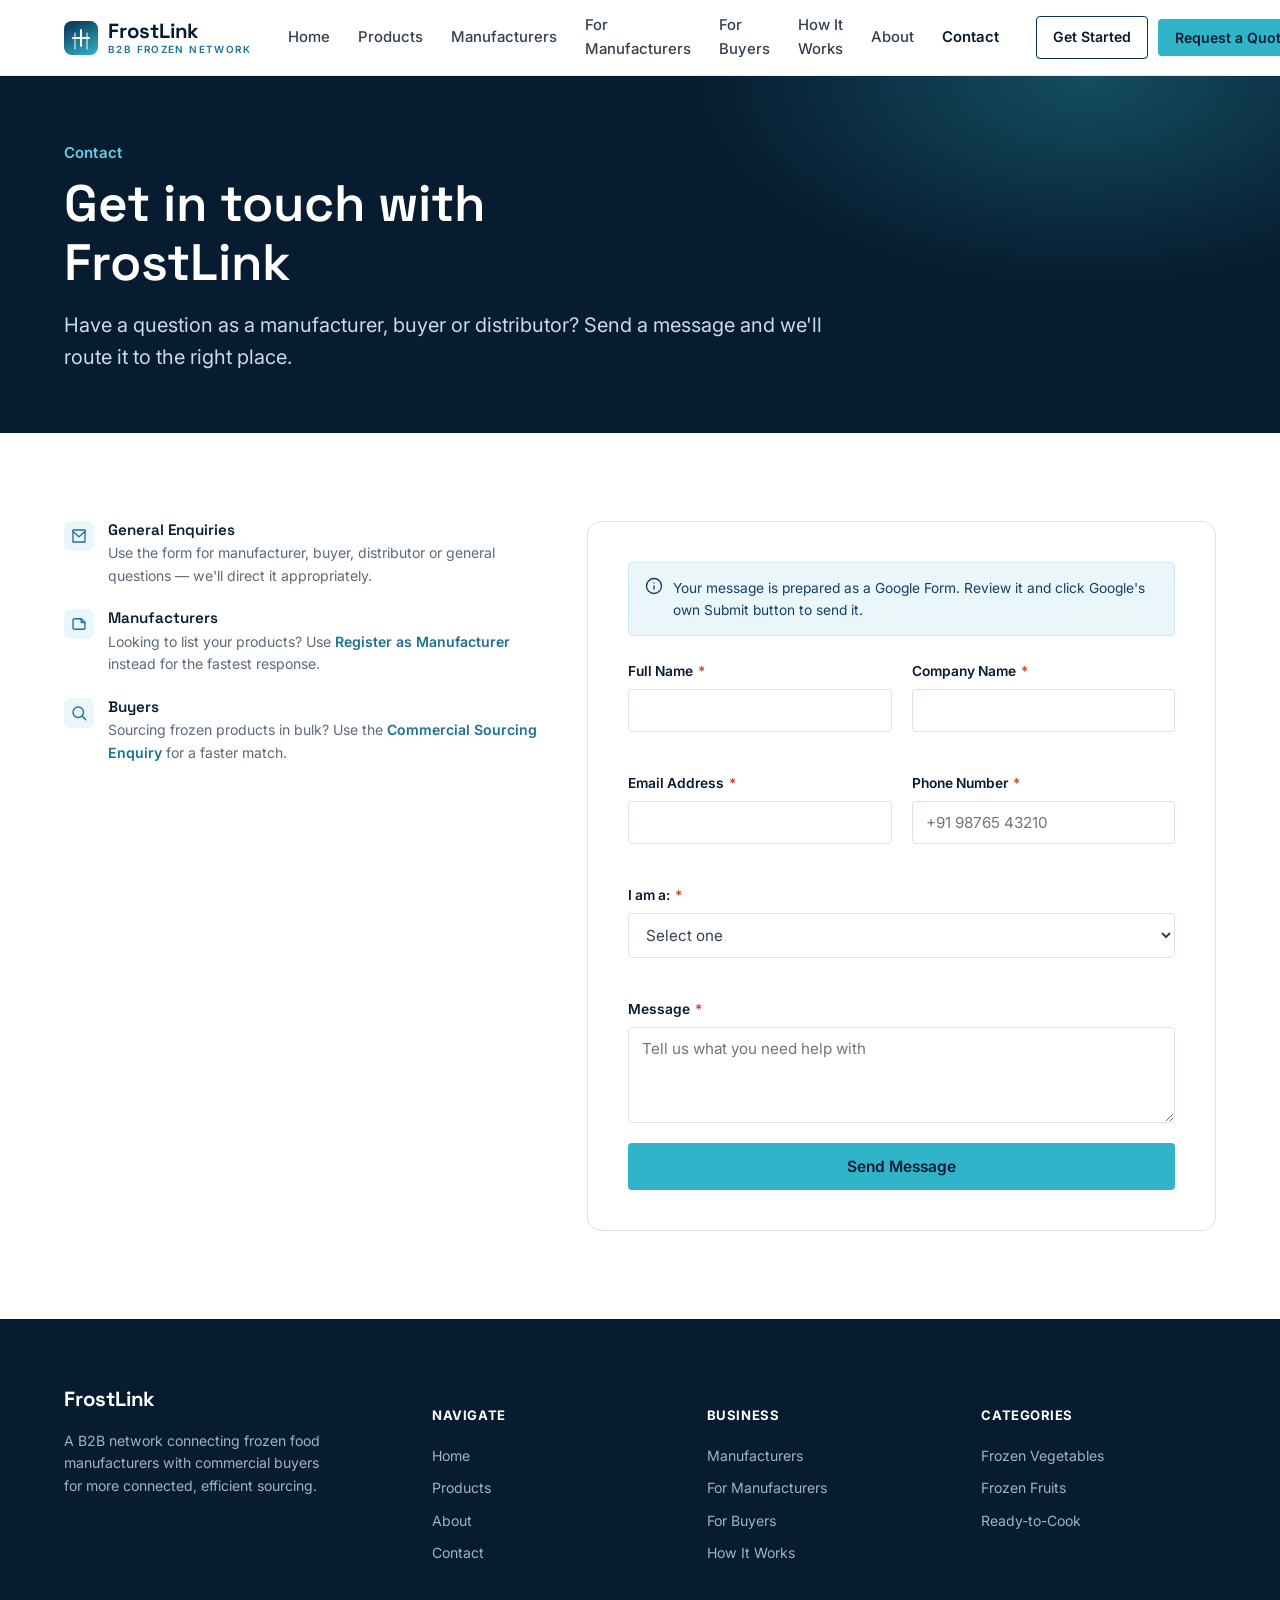
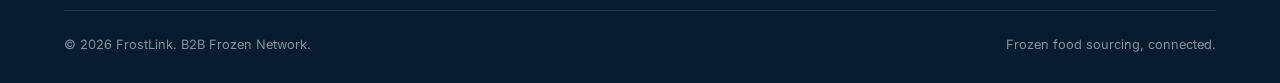
<file: contact.html>
<!DOCTYPE html>
<html lang="en">
<head>
<meta charset="UTF-8">
<meta name="viewport" content="width=device-width, initial-scale=1.0">
<title>Contact — FrostLink | B2B Frozen Network</title>
<meta name="description" content="Get in touch with FrostLink — for manufacturers, buyers, distributors or general enquiries about the B2B frozen food network.">
<link rel="preconnect" href="https://fonts.googleapis.com">
<link rel="preconnect" href="https://fonts.gstatic.com" crossorigin>
<link href="https://fonts.googleapis.com/css2?family=Space+Grotesk:wght@500;600;700&family=Inter:wght@400;500;600;700&display=swap" rel="stylesheet">
<link rel="stylesheet" href="css/style.css">
</head>
<body>

<!-- ============================= HEADER ============================= -->
<header class="site-header">
  <div class="nav-inner">
    <a href="index.html" class="brand" aria-label="FrostLink home">
      <span class="brand-mark" aria-hidden="true"></span>
      <span class="brand-text">
        <span class="brand-name">FrostLink</span>
        <span class="brand-sub">B2B FROZEN NETWORK</span>
      </span>
    </a>

    <nav class="main-nav" aria-label="Primary">
      <a href="index.html">Home</a>
      <a href="products.html">Products</a>
      <a href="manufacturers.html#network">Manufacturers</a>
      <a href="manufacturers.html#register">For Manufacturers</a>
      <a href="buyers.html#sourcing">For Buyers</a>
      <a href="index.html#how-it-works">How It Works</a>
      <a href="about.html">About</a>
      <a href="contact.html">Contact</a>
    </nav>

    <div class="nav-actions">
      <a href="contact.html" class="btn btn-outline btn-sm">Get Started</a>
      <button type="button" class="btn btn-primary btn-sm js-request-quote">Request a Quote</button>
    </div>

    <button type="button" class="hamburger" data-nav-toggle aria-expanded="false" aria-controls="mobilePanel" aria-label="Open menu">
      <span></span><span></span><span></span>
    </button>
  </div>

  <div class="mobile-panel" data-nav-panel id="mobilePanel">
    <a href="index.html">Home</a>
    <a href="products.html">Products</a>
    <a href="manufacturers.html#network">Manufacturers</a>
    <a href="manufacturers.html#register">For Manufacturers</a>
    <a href="buyers.html#sourcing">For Buyers</a>
    <a href="index.html#how-it-works">How It Works</a>
    <a href="about.html">About</a>
    <a href="contact.html">Contact</a>
    <div class="nav-actions">
      <a href="contact.html" class="btn btn-outline">Get Started</a>
      <button type="button" class="btn btn-primary js-request-quote">Request a Quote</button>
    </div>
  </div>
</header>

<main>

  <section class="page-hero">
    <div class="container">
      <span class="eyebrow">Contact</span>
      <h1>Get in touch with FrostLink</h1>
      <p>Have a question as a manufacturer, buyer or distributor? Send a message and we'll route it to the right place.</p>
    </div>
  </section>

  <section class="section">
    <div class="container">
      <div class="contact-layout">
        <div class="contact-info">
          <div class="contact-info-item">
            <span class="feature-icon"><svg class="icon" viewBox="0 0 24 24"><path d="M4 4h16v16H4z"/><path d="m4 6 8 7 8-7"/></svg></span>
            <div><h4>General Enquiries</h4><p>Use the form for manufacturer, buyer, distributor or general questions — we'll direct it appropriately.</p></div>
          </div>
          <div class="contact-info-item">
            <span class="feature-icon"><svg class="icon" viewBox="0 0 24 24"><path d="M4 17V7a2 2 0 0 1 2-2h9l5 5v7a2 2 0 0 1-2 2H6a2 2 0 0 1-2-2Z"/><path d="M15 5v5h5"/></svg></span>
            <div><h4>Manufacturers</h4><p>Looking to list your products? Use <a href="manufacturers.html#register" style="color:var(--blue-600); font-weight:600;">Register as Manufacturer</a> instead for the fastest response.</p></div>
          </div>
          <div class="contact-info-item">
            <span class="feature-icon"><svg class="icon" viewBox="0 0 24 24"><circle cx="11" cy="11" r="7"/><path d="m21 21-4.3-4.3"/></svg></span>
            <div><h4>Buyers</h4><p>Sourcing frozen products in bulk? Use the <a href="buyers.html#sourcing" style="color:var(--blue-600); font-weight:600;">Commercial Sourcing Enquiry</a> for a faster match.</p></div>
          </div>
        </div>

        <div class="form-panel">
          <div class="form-note">
            <svg class="icon" viewBox="0 0 24 24" style="flex-shrink:0;"><circle cx="12" cy="12" r="10"/><path d="M12 16v-4M12 8h.01"/></svg>
            <span>Your message is prepared as a Google Form. Review it and click Google's own Submit button to send it.</span>
          </div>

          <form data-google-form="https://docs.google.com/forms/d/e/1FAIpQLSfuf7gB6tVc_0soCHgRhuWin6mLi-b4zNKkDnYn1fg8Xi0KSA/viewform" novalidate>
            <div class="form-grid">
              <div class="field">
                <label for="c-name">Full Name <span class="req">*</span></label>
                <input type="text" id="c-name" name="entry.2005620554" required maxlength="100">
              </div>
              <div class="field">
                <label for="c-company">Company Name <span class="req">*</span></label>
                <input type="text" id="c-company" name="entry.1045781291" required maxlength="150">
              </div>

              <div class="field">
                <label for="c-email">Email Address <span class="req">*</span></label>
                <input type="email" id="c-email" name="entry.1065046570" required maxlength="120">
              </div>
              <div class="field">
                <label for="c-phone">Phone Number <span class="req">*</span></label>
                <input type="tel" id="c-phone" name="entry.1166974658" required pattern="[0-9+\-\s()]{7,20}" placeholder="+91 98765 43210">
              </div>

              <div class="field full">
                <label for="c-role">I am a: <span class="req">*</span></label>
                <select id="c-role" name="entry.839337160" required>
                  <option value="" disabled selected>Select one</option>
                  <option>Manufacturer</option>
                  <option>Buyer</option>
                  <option>Distributor</option>
                  <option>Other</option>
                </select>
              </div>

              <div class="field full">
                <label for="c-message">Message <span class="req">*</span></label>
                <textarea id="c-message" name="entry.888163281" required maxlength="800" placeholder="Tell us what you need help with"></textarea>
              </div>
            </div>

            <div class="form-status" data-form-status></div>
            <button type="submit" class="btn btn-primary btn-block">Send Message</button>
          </form>
        </div>
      </div>
    </div>
  </section>

</main>

<!-- ============================= FOOTER ============================= -->
<footer class="site-footer">
  <div class="container">
    <div class="footer-grid">
      <div class="footer-brand">
        <span class="brand-name">FrostLink</span>
        <p>A B2B network connecting frozen food manufacturers with commercial buyers for more connected, efficient sourcing.</p>
      </div>
      <div class="footer-col">
        <h5>NAVIGATE</h5>
        <a href="index.html">Home</a>
        <a href="products.html">Products</a>
        <a href="about.html">About</a>
        <a href="contact.html">Contact</a>
      </div>
      <div class="footer-col">
        <h5>BUSINESS</h5>
        <a href="manufacturers.html#network">Manufacturers</a>
        <a href="manufacturers.html#register">For Manufacturers</a>
        <a href="buyers.html#sourcing">For Buyers</a>
        <a href="index.html#how-it-works">How It Works</a>
      </div>
      <div class="footer-col">
        <h5>CATEGORIES</h5>
        <a href="products.html">Frozen Vegetables</a>
        <a href="products.html">Frozen Fruits</a>
        <a href="products.html">Ready-to-Cook</a>
      </div>
    </div>
    <div class="footer-bottom">
      <span>&copy; 2026 FrostLink. B2B Frozen Network.</span>
      <span>Frozen food sourcing, connected.</span>
    </div>
  </div>
</footer>

<script src="js/main.js"></script>
<script src="js/products.js"></script>
<script src="js/forms.js"></script>
</body>
</html>
</file>
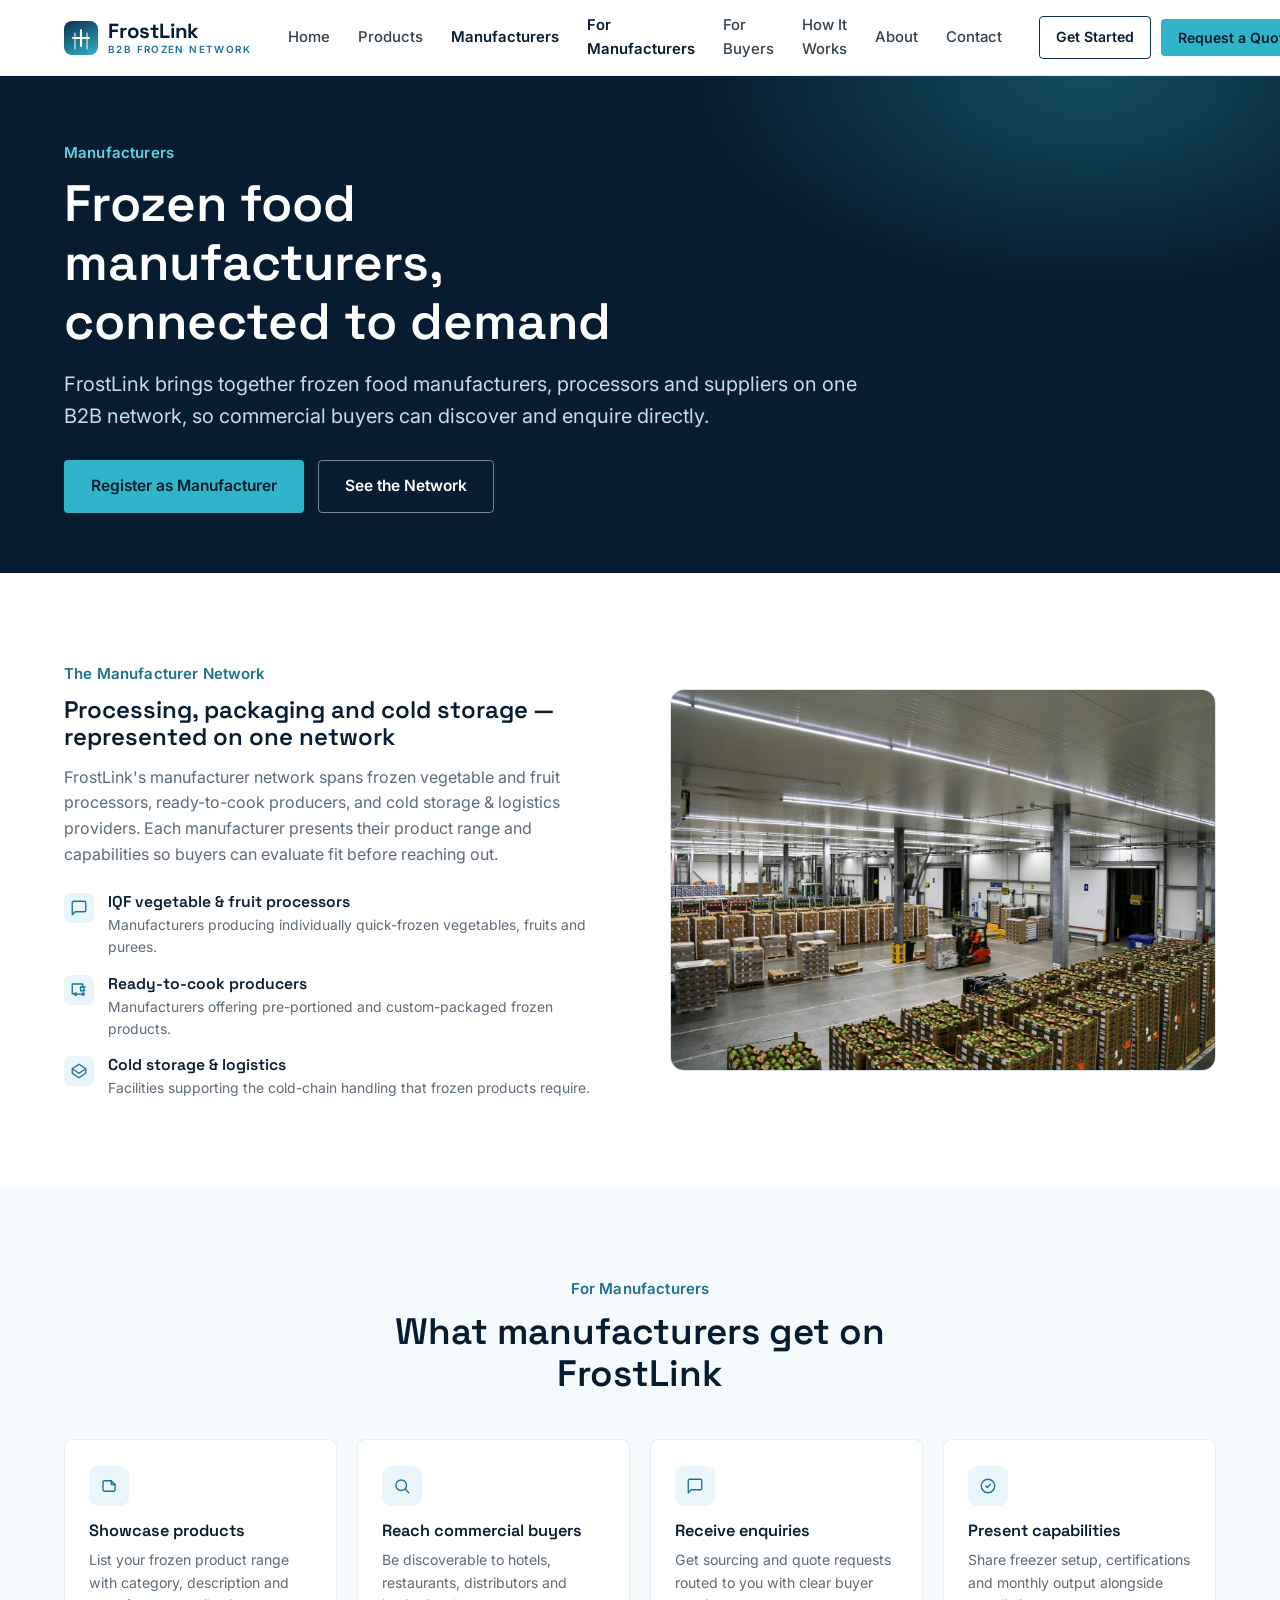
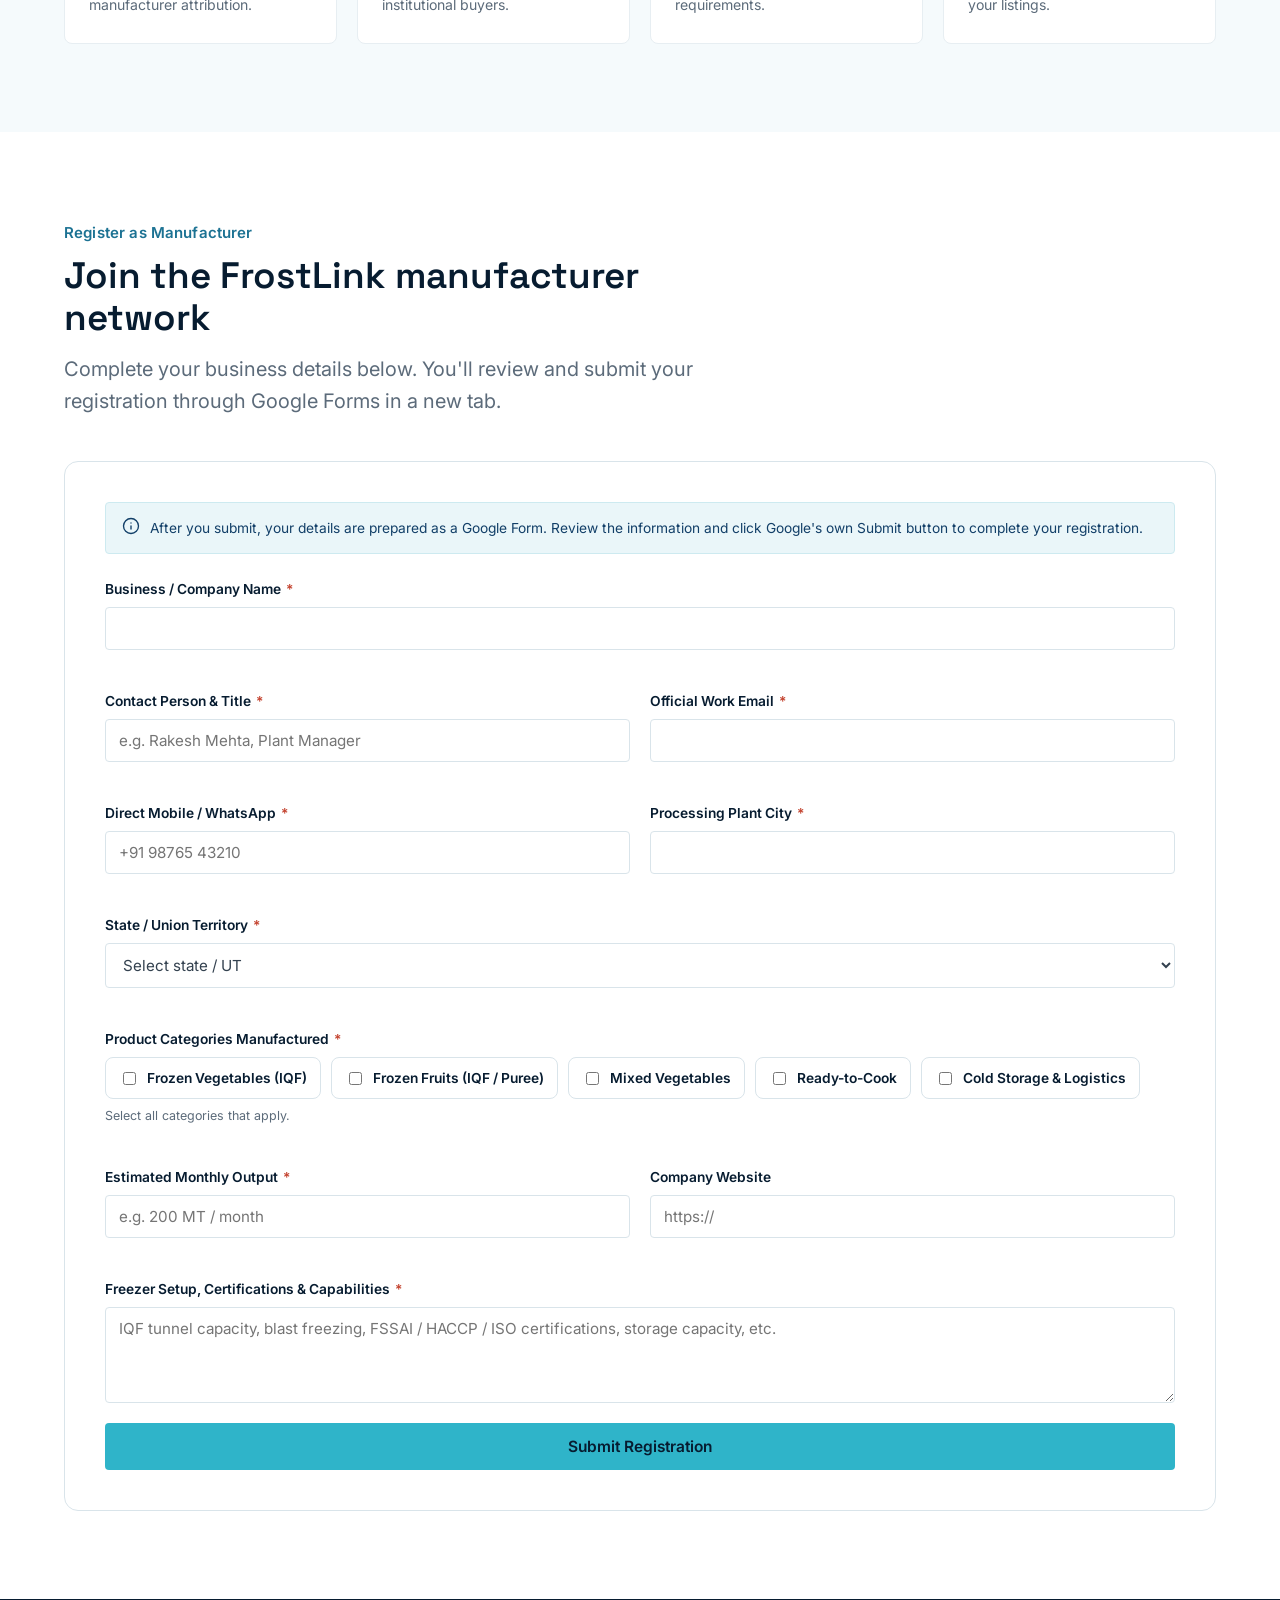
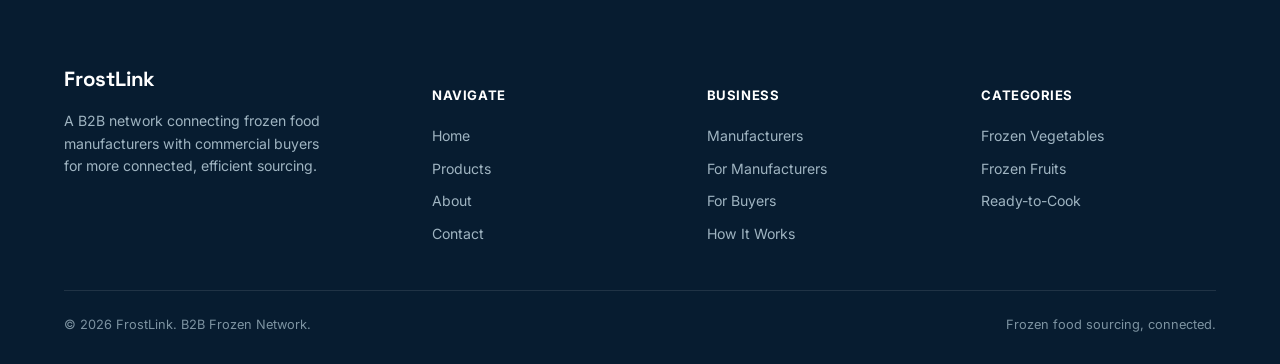
<file: manufacturers.html>
<!DOCTYPE html>
<html lang="en">
<head>
<meta charset="UTF-8">
<meta name="viewport" content="width=device-width, initial-scale=1.0">
<title>Manufacturers — FrostLink | Join the B2B Frozen Network</title>
<meta name="description" content="Frozen food manufacturers can join FrostLink to showcase products, present capabilities and receive sourcing enquiries from commercial buyers.">
<link rel="preconnect" href="https://fonts.googleapis.com">
<link rel="preconnect" href="https://fonts.gstatic.com" crossorigin>
<link href="https://fonts.googleapis.com/css2?family=Space+Grotesk:wght@500;600;700&family=Inter:wght@400;500;600;700&display=swap" rel="stylesheet">
<link rel="stylesheet" href="css/style.css">
</head>
<body>

<!-- ============================= HEADER ============================= -->
<header class="site-header">
  <div class="nav-inner">
    <a href="index.html" class="brand" aria-label="FrostLink home">
      <span class="brand-mark" aria-hidden="true"></span>
      <span class="brand-text">
        <span class="brand-name">FrostLink</span>
        <span class="brand-sub">B2B FROZEN NETWORK</span>
      </span>
    </a>

    <nav class="main-nav" aria-label="Primary">
      <a href="index.html">Home</a>
      <a href="products.html">Products</a>
      <a href="manufacturers.html#network">Manufacturers</a>
      <a href="manufacturers.html#register">For Manufacturers</a>
      <a href="buyers.html#sourcing">For Buyers</a>
      <a href="index.html#how-it-works">How It Works</a>
      <a href="about.html">About</a>
      <a href="contact.html">Contact</a>
    </nav>

    <div class="nav-actions">
      <a href="contact.html" class="btn btn-outline btn-sm">Get Started</a>
      <button type="button" class="btn btn-primary btn-sm js-request-quote">Request a Quote</button>
    </div>

    <button type="button" class="hamburger" data-nav-toggle aria-expanded="false" aria-controls="mobilePanel" aria-label="Open menu">
      <span></span><span></span><span></span>
    </button>
  </div>

  <div class="mobile-panel" data-nav-panel id="mobilePanel">
    <a href="index.html">Home</a>
    <a href="products.html">Products</a>
    <a href="manufacturers.html#network">Manufacturers</a>
    <a href="manufacturers.html#register">For Manufacturers</a>
    <a href="buyers.html#sourcing">For Buyers</a>
    <a href="index.html#how-it-works">How It Works</a>
    <a href="about.html">About</a>
    <a href="contact.html">Contact</a>
    <div class="nav-actions">
      <a href="contact.html" class="btn btn-outline">Get Started</a>
      <button type="button" class="btn btn-primary js-request-quote">Request a Quote</button>
    </div>
  </div>
</header>

<main>

  <section class="page-hero">
    <div class="container">
      <span class="eyebrow">Manufacturers</span>
      <h1>Frozen food manufacturers, connected to demand</h1>
      <p>FrostLink brings together frozen food manufacturers, processors and suppliers on one B2B network, so commercial buyers can discover and enquire directly.</p>
      <div class="page-hero-actions">
        <a href="#register" class="btn btn-primary">Register as Manufacturer</a>
        <a href="#network" class="btn btn-ghost-light">See the Network</a>
      </div>
    </div>
  </section>

  <!-- ============================= NETWORK OVERVIEW ============================= -->
  <section class="section" id="network">
    <div class="container">
      <div class="split">
        <div class="split-copy">
          <span class="eyebrow">The Manufacturer Network</span>
          <h2>Processing, packaging and cold storage — represented on one network</h2>
          <p style="margin-top:14px; color:var(--slate-500); font-size:1rem;">FrostLink's manufacturer network spans frozen vegetable and fruit processors, ready-to-cook producers, and cold storage &amp; logistics providers. Each manufacturer presents their product range and capabilities so buyers can evaluate fit before reaching out.</p>
          <div class="feature-list">
            <div class="feature-item">
              <span class="feature-icon">
                <svg class="icon" viewBox="0 0 24 24"><path d="M21 15a2 2 0 0 1-2 2H7l-4 4V5a2 2 0 0 1 2-2h14a2 2 0 0 1 2 2z"/></svg>
              </span>
              <div><h4>IQF vegetable &amp; fruit processors</h4><p>Manufacturers producing individually quick-frozen vegetables, fruits and purees.</p></div>
            </div>
            <div class="feature-item">
              <span class="feature-icon">
                <svg class="icon" viewBox="0 0 24 24"><path d="M20 8h-3V4H3v13h2"/><circle cx="7.5" cy="17.5" r="1.5"/><circle cx="17.5" cy="17.5" r="1.5"/><path d="M9 17.5h6.5M14 8v5h5.5l-2-5z"/></svg>
              </span>
              <div><h4>Ready-to-cook producers</h4><p>Manufacturers offering pre-portioned and custom-packaged frozen products.</p></div>
            </div>
            <div class="feature-item">
              <span class="feature-icon">
                <svg class="icon" viewBox="0 0 24 24"><path d="M3 9l9-6 9 6-9 6-9-6Zm0 6 9 6 9-6M3 9v6m18-6v6"/></svg>
              </span>
              <div><h4>Cold storage &amp; logistics</h4><p>Facilities supporting the cold-chain handling that frozen products require.</p></div>
            </div>
          </div>
        </div>
        <div class="split-media">
          <img src="assets/images/cold-storage-warehouse.jpg" alt="Cold storage warehouse floor with palletised frozen fruit crates and a forklift in operation" loading="lazy" width="700" height="500">
        </div>
      </div>
    </div>
  </section>

  <!-- ============================= FOR MANUFACTURERS BENEFITS ============================= -->
  <section class="section section--frost">
    <div class="container">
      <div class="section-head center">
        <span class="eyebrow">For Manufacturers</span>
        <h2>What manufacturers get on FrostLink</h2>
      </div>
      <div class="grid-4">
        <div class="value-card">
          <span class="feature-icon"><svg class="icon" viewBox="0 0 24 24"><path d="M4 17V7a2 2 0 0 1 2-2h9l5 5v7a2 2 0 0 1-2 2H6a2 2 0 0 1-2-2Z"/><path d="M15 5v5h5"/></svg></span>
          <h3>Showcase products</h3>
          <p>List your frozen product range with category, description and manufacturer attribution.</p>
        </div>
        <div class="value-card">
          <span class="feature-icon"><svg class="icon" viewBox="0 0 24 24"><circle cx="11" cy="11" r="7"/><path d="m21 21-4.3-4.3"/></svg></span>
          <h3>Reach commercial buyers</h3>
          <p>Be discoverable to hotels, restaurants, distributors and institutional buyers.</p>
        </div>
        <div class="value-card">
          <span class="feature-icon"><svg class="icon" viewBox="0 0 24 24"><path d="M21 15a2 2 0 0 1-2 2H7l-4 4V5a2 2 0 0 1 2-2h14a2 2 0 0 1 2 2z"/></svg></span>
          <h3>Receive enquiries</h3>
          <p>Get sourcing and quote requests routed to you with clear buyer requirements.</p>
        </div>
        <div class="value-card">
          <span class="feature-icon"><svg class="icon" viewBox="0 0 24 24"><path d="M9 12l2 2 4-4M21 12a9 9 0 1 1-18 0 9 9 0 0 1 18 0Z"/></svg></span>
          <h3>Present capabilities</h3>
          <p>Share freezer setup, certifications and monthly output alongside your listings.</p>
        </div>
      </div>
    </div>
  </section>

  <!-- ============================= REGISTRATION FORM ============================= -->
  <section class="section" id="register">
    <div class="container">
      <div class="section-head">
        <span class="eyebrow">Register as Manufacturer</span>
        <h2>Join the FrostLink manufacturer network</h2>
        <p>Complete your business details below. You'll review and submit your registration through Google Forms in a new tab.</p>
      </div>

      <div class="form-panel">
        <div class="form-note">
          <svg class="icon" viewBox="0 0 24 24" style="flex-shrink:0;"><circle cx="12" cy="12" r="10"/><path d="M12 16v-4M12 8h.01"/></svg>
          <span>After you submit, your details are prepared as a Google Form. Review the information and click Google's own Submit button to complete your registration.</span>
        </div>

        <form data-google-form="https://docs.google.com/forms/d/e/1FAIpQLSfv9UBbyVl_xkjzCQIGyXyfb-_zPAA8GI79kNHeAIP6z-hOmA/viewform" novalidate>
          <div class="form-grid">
            <div class="field full">
              <label for="m-company">Business / Company Name <span class="req">*</span></label>
              <input type="text" id="m-company" name="entry.2005620554" required maxlength="150">
            </div>

            <div class="field">
              <label for="m-contact">Contact Person &amp; Title <span class="req">*</span></label>
              <input type="text" id="m-contact" name="entry.1045781291" required placeholder="e.g. Rakesh Mehta, Plant Manager" maxlength="120">
            </div>
            <div class="field">
              <label for="m-email">Official Work Email <span class="req">*</span></label>
              <input type="email" id="m-email" name="entry.1065046570" required maxlength="120">
            </div>

            <div class="field">
              <label for="m-phone">Direct Mobile / WhatsApp <span class="req">*</span></label>
              <input type="tel" id="m-phone" name="entry.1166974658" required pattern="[0-9+\-\s()]{7,20}" placeholder="+91 98765 43210">
            </div>
            <div class="field">
              <label for="m-city">Processing Plant City <span class="req">*</span></label>
              <input type="text" id="m-city" name="entry.839337160" required maxlength="80">
            </div>

            <div class="field full">
              <label for="m-state">State / Union Territory <span class="req">*</span></label>
              <select id="m-state" name="entry.1811554489" required>
                <option value="" disabled selected>Select state / UT</option>
                <option>Andhra Pradesh</option><option>Arunachal Pradesh</option><option>Assam</option>
                <option>Bihar</option><option>Chhattisgarh</option><option>Goa</option><option>Gujarat</option>
                <option>Haryana</option><option>Himachal Pradesh</option><option>Jharkhand</option>
                <option>Karnataka</option><option>Kerala</option><option>Madhya Pradesh</option>
                <option>Maharashtra</option><option>Manipur</option><option>Meghalaya</option><option>Mizoram</option>
                <option>Nagaland</option><option>Odisha</option><option>Punjab</option><option>Rajasthan</option>
                <option>Sikkim</option><option>Tamil Nadu</option><option>Telangana</option><option>Tripura</option>
                <option>Uttar Pradesh</option><option>Uttarakhand</option><option>West Bengal</option>
                <option>Delhi (NCT)</option><option>Jammu &amp; Kashmir</option><option>Ladakh</option>
                <option>Chandigarh</option><option>Puducherry</option><option>Other</option>
              </select>
            </div>

            <div class="field full">
              <label>Product Categories Manufactured <span class="req">*</span></label>
              <div class="checkbox-group">
                <label class="checkbox-pill"><input type="checkbox" name="entry.1707190054" value="Frozen Vegetables (IQF)" data-group-required> Frozen Vegetables (IQF)</label>
                <label class="checkbox-pill"><input type="checkbox" name="entry.1707190054" value="Frozen Fruits (IQF / Puree)" data-group-required> Frozen Fruits (IQF / Puree)</label>
                <label class="checkbox-pill"><input type="checkbox" name="entry.1707190054" value="Mixed Vegetables" data-group-required> Mixed Vegetables</label>
                <label class="checkbox-pill"><input type="checkbox" name="entry.1707190054" value="Ready-to-Cook" data-group-required> Ready-to-Cook</label>
                <label class="checkbox-pill"><input type="checkbox" name="entry.1707190054" value="Cold Storage &amp; Logistics" data-group-required> Cold Storage &amp; Logistics</label>
              </div>
              <span class="hint">Select all categories that apply.</span>
            </div>

            <div class="field">
              <label for="m-output">Estimated Monthly Output <span class="req">*</span></label>
              <input type="text" id="m-output" name="entry.494191206" required placeholder="e.g. 200 MT / month" maxlength="80">
            </div>
            <div class="field">
              <label for="m-website">Company Website</label>
              <input type="url" id="m-website" name="entry.1666360344" placeholder="https://" maxlength="150">
            </div>

            <div class="field full">
              <label for="m-capabilities">Freezer Setup, Certifications &amp; Capabilities <span class="req">*</span></label>
              <textarea id="m-capabilities" name="entry.41417125" required maxlength="800" placeholder="IQF tunnel capacity, blast freezing, FSSAI / HACCP / ISO certifications, storage capacity, etc."></textarea>
            </div>
          </div>

          <div class="form-status" data-form-status></div>
          <button type="submit" class="btn btn-primary btn-block">Submit Registration</button>
        </form>
      </div>
    </div>
  </section>

</main>

<!-- ============================= FOOTER ============================= -->
<footer class="site-footer">
  <div class="container">
    <div class="footer-grid">
      <div class="footer-brand">
        <span class="brand-name">FrostLink</span>
        <p>A B2B network connecting frozen food manufacturers with commercial buyers for more connected, efficient sourcing.</p>
      </div>
      <div class="footer-col">
        <h5>NAVIGATE</h5>
        <a href="index.html">Home</a>
        <a href="products.html">Products</a>
        <a href="about.html">About</a>
        <a href="contact.html">Contact</a>
      </div>
      <div class="footer-col">
        <h5>BUSINESS</h5>
        <a href="manufacturers.html#network">Manufacturers</a>
        <a href="manufacturers.html#register">For Manufacturers</a>
        <a href="buyers.html#sourcing">For Buyers</a>
        <a href="index.html#how-it-works">How It Works</a>
      </div>
      <div class="footer-col">
        <h5>CATEGORIES</h5>
        <a href="products.html">Frozen Vegetables</a>
        <a href="products.html">Frozen Fruits</a>
        <a href="products.html">Ready-to-Cook</a>
      </div>
    </div>
    <div class="footer-bottom">
      <span>&copy; 2026 FrostLink. B2B Frozen Network.</span>
      <span>Frozen food sourcing, connected.</span>
    </div>
  </div>
</footer>

<script src="js/main.js"></script>
<script src="js/products.js"></script>
<script src="js/forms.js"></script>
</body>
</html>
</file>
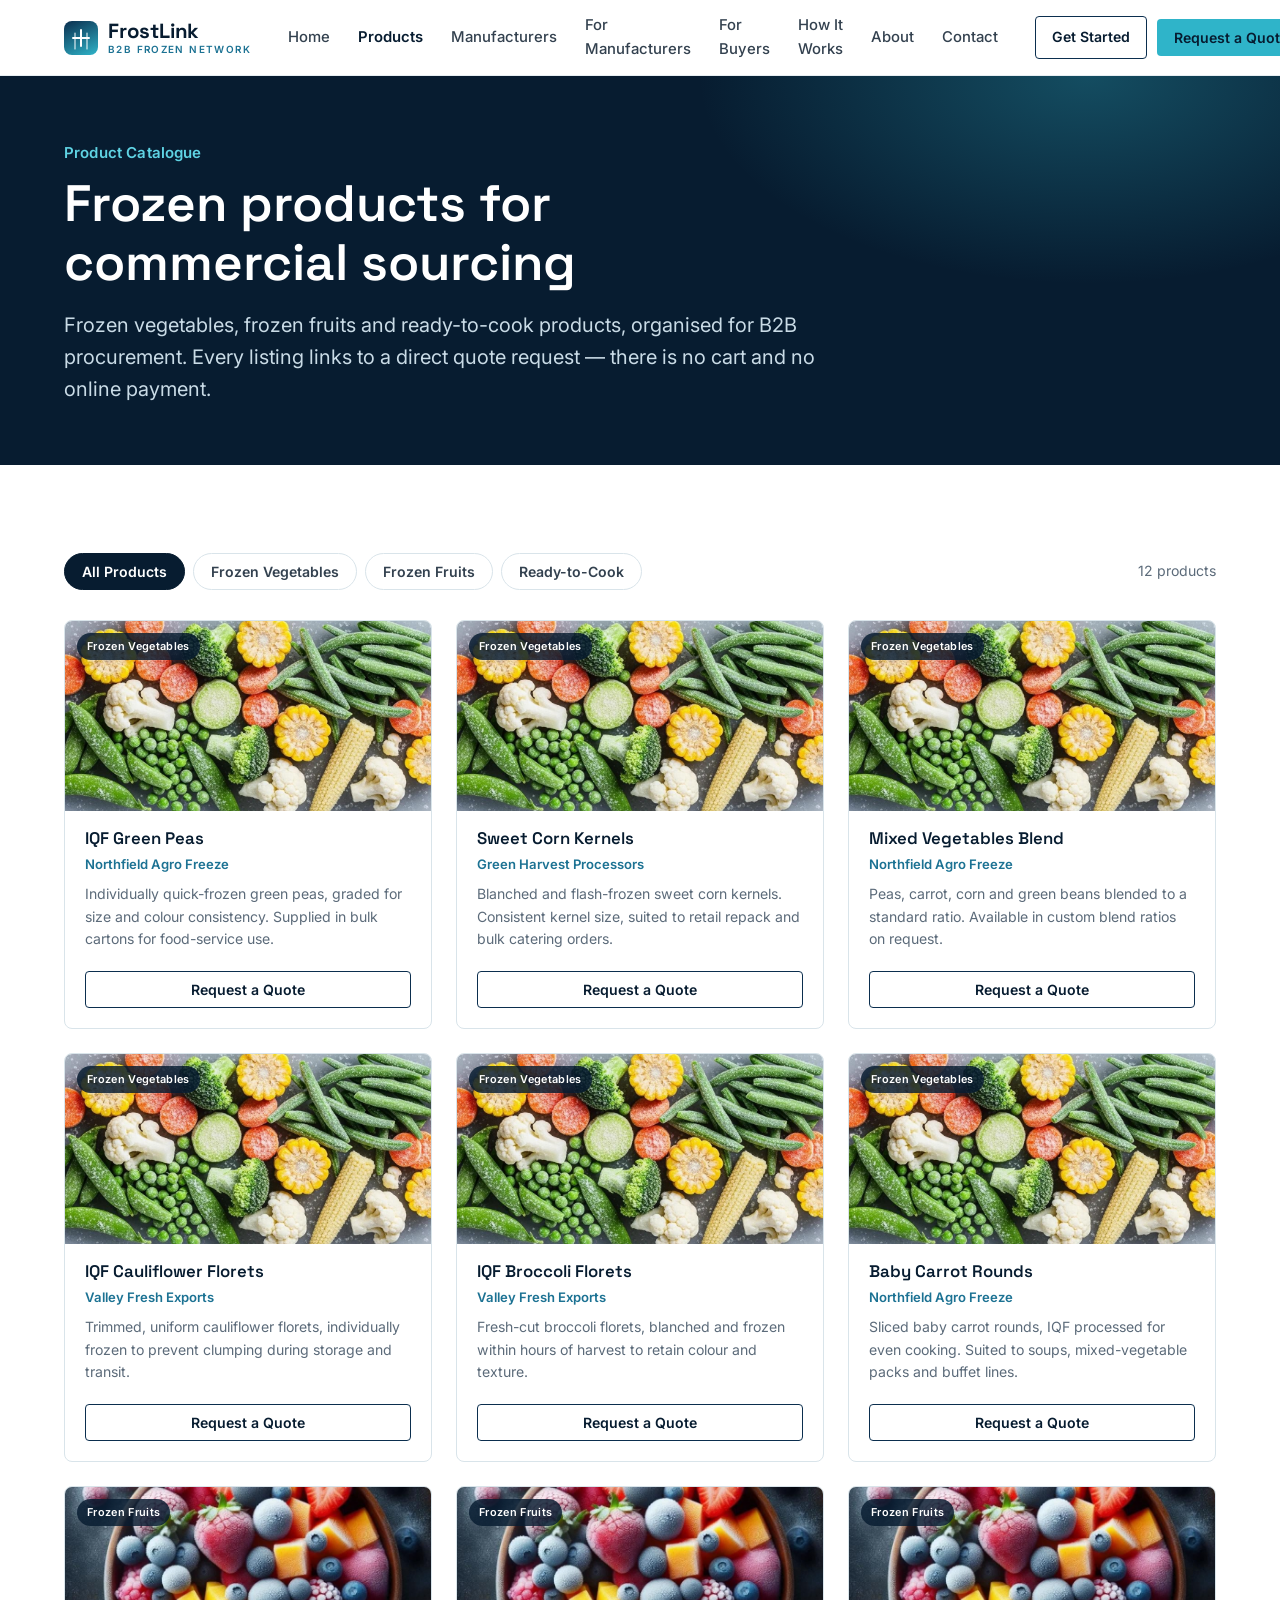
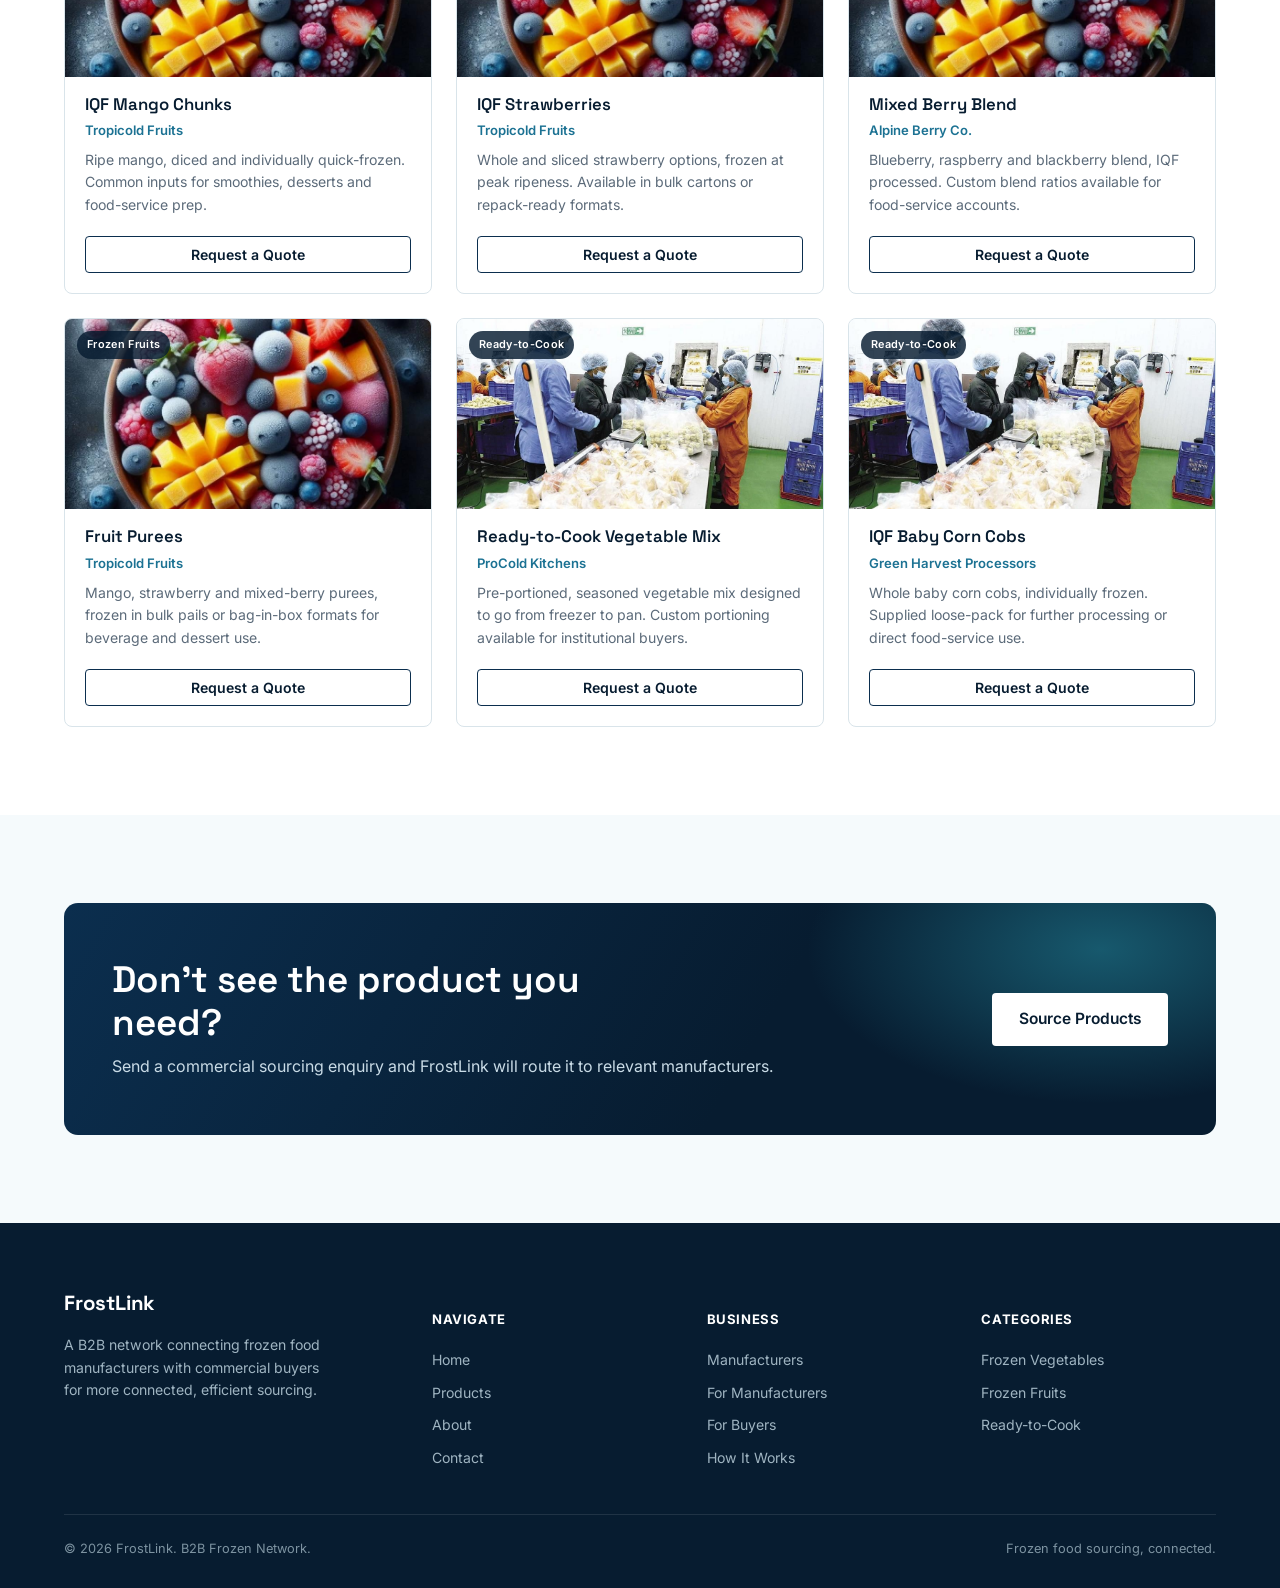
<file: products.html>
<!DOCTYPE html>
<html lang="en">
<head>
<meta charset="UTF-8">
<meta name="viewport" content="width=device-width, initial-scale=1.0">
<title>Products — FrostLink | B2B Frozen Food Catalogue</title>
<meta name="description" content="Browse FrostLink's B2B catalogue of frozen vegetables, frozen fruits and ready-to-cook products. Request a quote directly from any product.">
<link rel="preconnect" href="https://fonts.googleapis.com">
<link rel="preconnect" href="https://fonts.gstatic.com" crossorigin>
<link href="https://fonts.googleapis.com/css2?family=Space+Grotesk:wght@500;600;700&family=Inter:wght@400;500;600;700&display=swap" rel="stylesheet">
<link rel="stylesheet" href="css/style.css">
</head>
<body>

<!-- ============================= HEADER ============================= -->
<header class="site-header">
  <div class="nav-inner">
    <a href="index.html" class="brand" aria-label="FrostLink home">
      <span class="brand-mark" aria-hidden="true"></span>
      <span class="brand-text">
        <span class="brand-name">FrostLink</span>
        <span class="brand-sub">B2B FROZEN NETWORK</span>
      </span>
    </a>

    <nav class="main-nav" aria-label="Primary">
      <a href="index.html">Home</a>
      <a href="products.html">Products</a>
      <a href="manufacturers.html#network">Manufacturers</a>
      <a href="manufacturers.html#register">For Manufacturers</a>
      <a href="buyers.html#sourcing">For Buyers</a>
      <a href="index.html#how-it-works">How It Works</a>
      <a href="about.html">About</a>
      <a href="contact.html">Contact</a>
    </nav>

    <div class="nav-actions">
      <a href="contact.html" class="btn btn-outline btn-sm">Get Started</a>
      <button type="button" class="btn btn-primary btn-sm js-request-quote">Request a Quote</button>
    </div>

    <button type="button" class="hamburger" data-nav-toggle aria-expanded="false" aria-controls="mobilePanel" aria-label="Open menu">
      <span></span><span></span><span></span>
    </button>
  </div>

  <div class="mobile-panel" data-nav-panel id="mobilePanel">
    <a href="index.html">Home</a>
    <a href="products.html">Products</a>
    <a href="manufacturers.html#network">Manufacturers</a>
    <a href="manufacturers.html#register">For Manufacturers</a>
    <a href="buyers.html#sourcing">For Buyers</a>
    <a href="index.html#how-it-works">How It Works</a>
    <a href="about.html">About</a>
    <a href="contact.html">Contact</a>
    <div class="nav-actions">
      <a href="contact.html" class="btn btn-outline">Get Started</a>
      <button type="button" class="btn btn-primary js-request-quote">Request a Quote</button>
    </div>
  </div>
</header>

<main>

  <section class="page-hero">
    <div class="container">
      <span class="eyebrow">Product Catalogue</span>
      <h1>Frozen products for commercial sourcing</h1>
      <p>Frozen vegetables, frozen fruits and ready-to-cook products, organised for B2B procurement. Every listing links to a direct quote request — there is no cart and no online payment.</p>
    </div>
  </section>

  <section class="section">
    <div class="container">
      <div class="product-toolbar">
        <div class="filter-tabs" role="tablist" aria-label="Filter products by category">
          <button type="button" class="is-active" data-filter="all">All Products</button>
          <button type="button" data-filter="vegetables">Frozen Vegetables</button>
          <button type="button" data-filter="fruits">Frozen Fruits</button>
          <button type="button" data-filter="ready-to-cook">Ready-to-Cook</button>
        </div>
        <span class="result-count" data-result-count></span>
      </div>

      <div class="grid-3" data-product-grid></div>
    </div>
  </section>

  <section class="section section--frost">
    <div class="container">
      <div class="cta-banner">
        <div>
          <h2>Don't see the product you need?</h2>
          <p>Send a commercial sourcing enquiry and FrostLink will route it to relevant manufacturers.</p>
        </div>
        <div class="cta-banner-actions">
          <a href="buyers.html#sourcing" class="btn btn-light">Source Products</a>
        </div>
      </div>
    </div>
  </section>

</main>

<!-- ============================= FOOTER ============================= -->
<footer class="site-footer">
  <div class="container">
    <div class="footer-grid">
      <div class="footer-brand">
        <span class="brand-name">FrostLink</span>
        <p>A B2B network connecting frozen food manufacturers with commercial buyers for more connected, efficient sourcing.</p>
      </div>
      <div class="footer-col">
        <h5>NAVIGATE</h5>
        <a href="index.html">Home</a>
        <a href="products.html">Products</a>
        <a href="about.html">About</a>
        <a href="contact.html">Contact</a>
      </div>
      <div class="footer-col">
        <h5>BUSINESS</h5>
        <a href="manufacturers.html#network">Manufacturers</a>
        <a href="manufacturers.html#register">For Manufacturers</a>
        <a href="buyers.html#sourcing">For Buyers</a>
        <a href="index.html#how-it-works">How It Works</a>
      </div>
      <div class="footer-col">
        <h5>CATEGORIES</h5>
        <a href="products.html">Frozen Vegetables</a>
        <a href="products.html">Frozen Fruits</a>
        <a href="products.html">Ready-to-Cook</a>
      </div>
    </div>
    <div class="footer-bottom">
      <span>&copy; 2026 FrostLink. B2B Frozen Network.</span>
      <span>Frozen food sourcing, connected.</span>
    </div>
  </div>
</footer>

<script src="js/main.js"></script>
<script src="js/products.js"></script>
<script src="js/forms.js"></script>
</body>
</html>
</file>
<file: css/style.css>
/* ==========================================================================
   FROSTLINK — B2B Frozen Food Network
   Design tokens: cold-chain precision. Deep navy + ice cyan, hairline
   borders instead of soft shadows, crisp grid — engineered, not decorative.
   ========================================================================== */

:root {
  /* Color */
  --navy-900: #071c30;
  --navy-800: #0b2e4e;
  --navy-700: #123f68;
  --blue-600: #1c7293;
  --cyan-500: #2fb4c9;
  --cyan-400: #5fd3e3;
  --ice-100: #eaf6f9;
  --frost-50: #f5fafc;
  --white: #ffffff;
  --slate-700: #33414f;
  --slate-500: #5c6b7a;
  --slate-300: #aebac4;
  --line: #d9e4ea;
  --line-soft: #e7eef2;
  --amber-500: #e0942f;
  --success: #1f8a5f;
  --danger: #c4432f;

  /* Type */
  --font-head: "Space Grotesk", "Segoe UI", Arial, sans-serif;
  --font-body: "Inter", "Segoe UI", Arial, sans-serif;

  /* Scale */
  --step-1: clamp(0.85rem, 0.82rem + 0.15vw, 0.95rem);
  --step0: 1rem;
  --step1: clamp(1.125rem, 1.08rem + 0.25vw, 1.25rem);
  --step2: clamp(1.4rem, 1.3rem + 0.5vw, 1.7rem);
  --step3: clamp(1.75rem, 1.55rem + 1vw, 2.3rem);
  --step4: clamp(2.2rem, 1.85rem + 1.75vw, 3.2rem);
  --step5: clamp(2.7rem, 2.1rem + 3vw, 4.2rem);

  /* Layout */
  --container: 1200px;
  --radius-sm: 4px;
  --radius-md: 8px;
  --radius-lg: 14px;
  --nav-h: 76px;
  --shadow-1: 0 1px 2px rgba(7, 28, 48, 0.06);
  --shadow-2: 0 8px 28px rgba(7, 28, 48, 0.12);
}

/* ---------- Reset ---------- */
*, *::before, *::after { box-sizing: border-box; }
html { scroll-behavior: smooth; scroll-padding-top: calc(var(--nav-h) + 12px); }
body {
  margin: 0;
  font-family: var(--font-body);
  color: var(--slate-700);
  background: var(--white);
  font-size: var(--step0);
  line-height: 1.6;
  -webkit-font-smoothing: antialiased;
}
img { max-width: 100%; display: block; }
a { color: inherit; text-decoration: none; }
ul { list-style: none; margin: 0; padding: 0; }
h1, h2, h3, h4 { font-family: var(--font-head); color: var(--navy-900); line-height: 1.15; margin: 0; font-weight: 600; }
p { margin: 0; }
button { font-family: inherit; cursor: pointer; }
input, select, textarea { font-family: inherit; font-size: 1rem; }

:focus-visible {
  outline: 2.5px solid var(--cyan-500);
  outline-offset: 2px;
}

@media (prefers-reduced-motion: reduce) {
  *, *::before, *::after { animation-duration: 0.01ms !important; transition-duration: 0.01ms !important; scroll-behavior: auto !important; }
}

.container {
  width: 100%;
  max-width: var(--container);
  margin-inline: auto;
  padding-inline: 24px;
}

.section { padding: 88px 0; }
.section--tight { padding: 56px 0; }
.section--frost { background: var(--frost-50); }
.section--navy { background: var(--navy-900); color: var(--ice-100); }
.section--navy h2, .section--navy h3 { color: var(--white); }
.section--navy .eyebrow { color: var(--cyan-400); }

@media (max-width: 720px) {
  .section { padding: 56px 0; }
  .section--tight { padding: 40px 0; }
}

.section-head { max-width: 640px; margin-bottom: 44px; }
.section-head.center { margin-inline: auto; text-align: center; }
.eyebrow {
  display: inline-block;
  font-size: var(--step-1);
  font-weight: 600;
  color: var(--blue-600);
  margin-bottom: 10px;
  letter-spacing: 0.01em;
}
.section-head h2 { font-size: var(--step3); }
.section-head p { margin-top: 14px; font-size: var(--step1); color: var(--slate-500); max-width: 58ch; }
.section-head.center p { margin-inline: auto; }

/* ---------- Buttons ---------- */
.btn {
  display: inline-flex;
  align-items: center;
  justify-content: center;
  gap: 8px;
  padding: 13px 26px;
  border-radius: var(--radius-sm);
  font-weight: 600;
  font-size: 0.97rem;
  border: 1.5px solid transparent;
  transition: background-color 0.18s ease, color 0.18s ease, border-color 0.18s ease, transform 0.12s ease;
  white-space: nowrap;
}
.btn:active { transform: translateY(1px); }
.btn-primary { background: var(--cyan-500); color: var(--navy-900); }
.btn-primary:hover { background: var(--cyan-400); }
.btn-outline { background: transparent; color: var(--navy-900); border-color: var(--navy-800); }
.btn-outline:hover { background: var(--navy-900); color: var(--white); }
.btn-ghost-light { background: transparent; color: var(--white); border-color: rgba(255,255,255,0.45); }
.btn-ghost-light:hover { background: rgba(255,255,255,0.12); border-color: var(--white); }
.btn-light { background: var(--white); color: var(--navy-900); }
.btn-light:hover { background: var(--ice-100); }
.btn-block { width: 100%; }
.btn-sm { padding: 9px 16px; font-size: 0.88rem; }

/* ==========================================================================
   Header / Nav
   ========================================================================== */
.site-header {
  position: sticky;
  top: 0;
  z-index: 500;
  height: var(--nav-h);
  display: flex;
  align-items: center;
  background: rgba(255, 255, 255, 0.92);
  backdrop-filter: saturate(160%) blur(10px);
  border-bottom: 1px solid var(--line-soft);
}
.nav-inner {
  width: 100%;
  max-width: var(--container);
  margin-inline: auto;
  padding-inline: 24px;
  display: flex;
  align-items: center;
  justify-content: space-between;
  gap: 24px;
}
.brand {
  display: flex;
  align-items: center;
  gap: 10px;
  flex-shrink: 0;
}
.brand-mark {
  width: 34px;
  height: 34px;
  border-radius: 8px;
  background: linear-gradient(155deg, var(--navy-800), var(--cyan-500));
  position: relative;
  flex-shrink: 0;
}
.brand-mark::before, .brand-mark::after {
  content: "";
  position: absolute;
  background: var(--white);
}
.brand-mark::before {
  width: 2px; height: 18px; top: 8px; left: 16px; border-radius: 2px;
  transform: rotate(0deg);
  box-shadow:
    6px 3px 0 -0.5px var(--white),
    -6px 3px 0 -0.5px var(--white);
}
.brand-mark::after {
  width: 18px; height: 2px; top: 16px; left: 8px; border-radius: 2px;
}
.brand-text { display: flex; flex-direction: column; line-height: 1.1; }
.brand-name { font-family: var(--font-head); font-weight: 700; font-size: 1.28rem; color: var(--navy-900); letter-spacing: -0.01em; }
.brand-sub { font-size: 0.62rem; font-weight: 600; letter-spacing: 0.14em; color: var(--blue-600); margin-top: 2px; }

.main-nav { display: flex; align-items: center; gap: 2px; }
.main-nav a {
  padding: 9px 13px;
  border-radius: var(--radius-sm);
  font-size: 0.93rem;
  font-weight: 500;
  color: var(--slate-700);
  transition: background-color 0.15s ease, color 0.15s ease;
}
.main-nav a:hover { background: var(--ice-100); color: var(--navy-900); }
.main-nav a.is-active { color: var(--navy-900); font-weight: 600; }

.nav-actions { display: flex; align-items: center; gap: 10px; flex-shrink: 0; }
.nav-cta { display: inline-flex; }

.hamburger {
  display: none;
  width: 42px;
  height: 42px;
  border-radius: var(--radius-sm);
  border: 1.5px solid var(--line);
  background: var(--white);
  align-items: center;
  justify-content: center;
  flex-direction: column;
  gap: 4px;
  flex-shrink: 0;
}
.hamburger span { display: block; width: 18px; height: 2px; background: var(--navy-900); border-radius: 2px; transition: transform 0.22s ease, opacity 0.22s ease; }
.hamburger[aria-expanded="true"] span:nth-child(1) { transform: translateY(6px) rotate(45deg); }
.hamburger[aria-expanded="true"] span:nth-child(2) { opacity: 0; }
.hamburger[aria-expanded="true"] span:nth-child(3) { transform: translateY(-6px) rotate(-45deg); }

.mobile-panel {
  position: fixed;
  inset: var(--nav-h) 0 0 0;
  background: var(--white);
  z-index: 490;
  padding: 8px 24px 32px;
  overflow-y: auto;
  transform: translateY(-8px);
  opacity: 0;
  visibility: hidden;
  transition: opacity 0.22s ease, transform 0.22s ease, visibility 0.22s;
}
.mobile-panel.is-open { opacity: 1; transform: translateY(0); visibility: visible; }
.mobile-panel a {
  display: block;
  padding: 15px 4px;
  font-size: 1.05rem;
  font-weight: 500;
  color: var(--navy-900);
  border-bottom: 1px solid var(--line-soft);
}
.mobile-panel .nav-actions { flex-direction: column; align-items: stretch; margin-top: 22px; gap: 12px; }
.mobile-panel .btn { width: 100%; }

@media (max-width: 920px) {
  .main-nav { display: none; }
  .nav-actions .btn { display: none; }
  .hamburger { display: inline-flex; }
}
@media (min-width: 921px) {
  .mobile-panel { display: none; }
}

/* ==========================================================================
   Hero
   ========================================================================== */
.hero {
  position: relative;
  background: var(--navy-900);
  color: var(--white);
  overflow: hidden;
}
.hero::before {
  content: "";
  position: absolute;
  inset: 0;
  background:
    radial-gradient(760px 420px at 82% 18%, rgba(47, 180, 201, 0.35), transparent 60%),
    radial-gradient(600px 500px at 100% 100%, rgba(28, 114, 147, 0.4), transparent 60%);
  pointer-events: none;
}
.hero-inner {
  position: relative;
  max-width: var(--container);
  margin-inline: auto;
  padding: 72px 24px 96px;
  display: grid;
  grid-template-columns: 1.05fr 0.95fr;
  gap: 56px;
  align-items: center;
}
.hero-eyebrow {
  display: inline-flex;
  align-items: center;
  gap: 8px;
  font-size: var(--step-1);
  font-weight: 600;
  letter-spacing: 0.12em;
  color: var(--cyan-400);
  margin-bottom: 20px;
}
.hero-eyebrow::before { content: ""; width: 22px; height: 1.5px; background: var(--cyan-400); }
.hero h1 { font-size: var(--step5); color: var(--white); letter-spacing: -0.015em; }
.hero-lede { margin-top: 22px; font-size: var(--step1); color: #c9dbe6; max-width: 50ch; }
.hero-actions { display: flex; gap: 14px; margin-top: 34px; flex-wrap: wrap; align-items: center; }
.hero-actions .btn-download {
  min-width: 164px;
  background: linear-gradient(180deg, rgba(47, 180, 201, 0.2), rgba(28, 114, 147, 0.18));
  border-color: rgba(95, 211, 227, 0.8);
  color: var(--white);
}
.hero-actions .btn-download:hover {
  background: rgba(95, 211, 227, 0.12);
  border-color: var(--cyan-400);
}

.hero-visual { position: relative; }
.hero-photo-frame {
  position: relative;
  border-radius: var(--radius-lg);
  overflow: hidden;
  border: 1px solid rgba(255,255,255,0.16);
  box-shadow: var(--shadow-2);
}
.hero-photo-frame img { width: 100%; height: 360px; object-fit: cover; }
.hero-photo-frame::after {
  content: "";
  position: absolute; inset: 0;
  background: linear-gradient(200deg, transparent 40%, rgba(7,28,48,0.55) 100%);
}

.flow-strip {
  margin-top: -34px;
  position: relative;
  z-index: 2;
  background: var(--white);
  border-radius: var(--radius-lg);
  box-shadow: var(--shadow-2);
  padding: 22px 26px;
  display: grid;
  grid-template-columns: 1fr auto 1fr auto 1fr;
  align-items: center;
  gap: 10px;
  margin-inline: 24px;
}
.flow-node { text-align: center; }
.flow-node .flow-label { font-size: 0.68rem; font-weight: 700; letter-spacing: 0.09em; color: var(--slate-500); }
.flow-node .flow-name { font-family: var(--font-head); font-weight: 700; color: var(--navy-900); font-size: 0.98rem; margin-top: 3px; }
.flow-node.center .flow-name { color: var(--blue-600); }
.flow-arrow { color: var(--slate-300); font-size: 1.2rem; }

@media (max-width: 980px) {
  .hero-inner { grid-template-columns: 1fr; padding-bottom: 32px; }
  .hero-visual { order: -1; }
  .flow-strip { display: none; }
}
@media (max-width: 560px) {
  .hero-actions .btn { width: 100%; }
  .hero-actions { flex-direction: column; }
  .hero-actions .btn-download { min-width: 0; }
}

/* ==========================================================================
   Trust strip
   ========================================================================== */
.trust-strip {
  border-bottom: 1px solid var(--line-soft);
  background: var(--frost-50);
}
.trust-grid {
  display: grid;
  grid-template-columns: repeat(4, 1fr);
  gap: 24px;
  padding: 40px 0;
}
.trust-item { text-align: left; border-left: 2px solid var(--cyan-500); padding-left: 16px; }
.trust-item .num { font-family: var(--font-head); font-size: var(--step3); font-weight: 700; color: var(--navy-900); }
.trust-item .label { font-size: 0.88rem; color: var(--slate-500); margin-top: 4px; }
@media (max-width: 860px) { .trust-grid { grid-template-columns: repeat(2, 1fr); } }
@media (max-width: 480px) { .trust-grid { grid-template-columns: 1fr; gap: 20px; } }

/* ==========================================================================
   Cards: categories / products
   ========================================================================== */
.grid-3 { display: grid; grid-template-columns: repeat(3, 1fr); gap: 24px; }
.grid-2 { display: grid; grid-template-columns: repeat(2, 1fr); gap: 24px; }
.grid-4 { display: grid; grid-template-columns: repeat(4, 1fr); gap: 20px; }
@media (max-width: 980px) { .grid-3, .grid-4 { grid-template-columns: repeat(2, 1fr); } }
@media (max-width: 620px) { .grid-3, .grid-2, .grid-4 { grid-template-columns: 1fr; } }

.category-card {
  border: 1px solid var(--line);
  border-radius: var(--radius-md);
  overflow: hidden;
  background: var(--white);
  transition: border-color 0.18s ease, transform 0.18s ease;
}
.category-card:hover { border-color: var(--cyan-500); transform: translateY(-3px); }
.category-card .thumb { height: 200px; overflow: hidden; }
.category-card .thumb img { width: 100%; height: 100%; object-fit: cover; }
.category-card .body { padding: 22px 22px 24px; }
.category-card h3 { font-size: 1.15rem; }
.category-card p { margin-top: 8px; font-size: 0.92rem; color: var(--slate-500); }
.category-card .tag-list { margin-top: 14px; display: flex; flex-wrap: wrap; gap: 6px; }
.tag {
  font-size: 0.75rem; font-weight: 600; color: var(--blue-600);
  background: var(--ice-100); padding: 4px 10px; border-radius: 20px;
}

.product-card {
  border: 1px solid var(--line);
  border-radius: var(--radius-md);
  overflow: hidden;
  background: var(--white);
  display: flex;
  flex-direction: column;
  transition: border-color 0.18s ease, transform 0.18s ease;
}
.product-card:hover { border-color: var(--cyan-500); transform: translateY(-3px); }
.product-card .thumb { height: 190px; overflow: hidden; background: var(--ice-100); position: relative; }
.product-card .thumb img { width: 100%; height: 100%; object-fit: cover; }
.product-card .cat-pill {
  position: absolute; top: 12px; left: 12px;
  background: rgba(7,28,48,0.82); color: var(--white);
  font-size: 0.68rem; font-weight: 600; padding: 5px 10px; border-radius: 20px; letter-spacing: 0.03em;
}
.product-card .body { padding: 18px 20px 20px; display: flex; flex-direction: column; gap: 6px; flex: 1; }
.product-card h3 { font-size: 1.05rem; }
.product-card .mfr { font-size: 0.82rem; color: var(--blue-600); font-weight: 600; }
.product-card .desc { font-size: 0.88rem; color: var(--slate-500); margin-top: 2px; flex: 1; }
.product-card .card-actions { margin-top: 14px; }

.product-toolbar {
  display: flex; align-items: center; justify-content: space-between;
  gap: 16px; flex-wrap: wrap; margin-bottom: 30px;
}
.filter-tabs { display: flex; gap: 8px; flex-wrap: wrap; }
.filter-tabs button {
  border: 1.5px solid var(--line);
  background: var(--white);
  padding: 9px 17px;
  border-radius: 30px;
  font-size: 0.88rem;
  font-weight: 600;
  color: var(--slate-700);
  transition: all 0.15s ease;
}
.filter-tabs button.is-active { background: var(--navy-900); border-color: var(--navy-900); color: var(--white); }
.filter-tabs button:hover:not(.is-active) { border-color: var(--cyan-500); color: var(--navy-900); }
.result-count { font-size: 0.88rem; color: var(--slate-500); }
.empty-state { text-align: center; padding: 60px 20px; color: var(--slate-500); }

/* ==========================================================================
   How it works
   ========================================================================== */
.steps-row { display: grid; grid-template-columns: repeat(4, 1fr); gap: 24px; }
.step-card { position: relative; padding-top: 8px; }
.step-num {
  font-family: var(--font-head); font-weight: 700; font-size: 2rem;
  color: transparent;
  -webkit-text-stroke: 1.5px var(--cyan-500);
}
.step-card h3 { margin-top: 12px; font-size: 1.1rem; }
.step-card p { margin-top: 8px; font-size: 0.9rem; color: var(--slate-500); }
.step-row-connector { display: none; }
@media (max-width: 900px) { .steps-row { grid-template-columns: repeat(2, 1fr); row-gap: 32px; } }
@media (max-width: 520px) { .steps-row { grid-template-columns: 1fr; } }

/* ==========================================================================
   Split feature sections (For Manufacturers / For Buyers)
   ========================================================================== */
.split {
  display: grid;
  grid-template-columns: 1fr 1fr;
  gap: 60px;
  align-items: center;
}
.split.reverse .split-media { order: 2; }
.split-media { border-radius: var(--radius-lg); overflow: hidden; border: 1px solid var(--line); }
.split-media img { width: 100%; height: 380px; object-fit: cover; }
.feature-list { margin-top: 26px; display: flex; flex-direction: column; gap: 16px; }
.feature-item { display: flex; gap: 14px; align-items: flex-start; }
.feature-icon {
  width: 30px; height: 30px; border-radius: 7px; flex-shrink: 0;
  background: var(--ice-100); color: var(--blue-600);
  display: flex; align-items: center; justify-content: center;
}
.feature-item div h4 { font-size: 0.98rem; color: var(--navy-900); font-weight: 600; }
.feature-item div p { font-size: 0.87rem; color: var(--slate-500); margin-top: 3px; }
@media (max-width: 900px) {
  .split { grid-template-columns: 1fr; gap: 32px; }
  .split.reverse .split-media { order: -1; }
  .split-media img { height: 260px; }
}

/* ==========================================================================
   Why FrostLink
   ========================================================================== */
.value-card {
  border: 1px solid var(--line-soft);
  border-radius: var(--radius-md);
  padding: 26px 24px;
  background: var(--white);
}
.value-card .feature-icon { width: 40px; height: 40px; border-radius: 9px; margin-bottom: 16px; }
.value-card h3 { font-size: 1.02rem; }
.value-card p { font-size: 0.88rem; color: var(--slate-500); margin-top: 8px; }

/* ==========================================================================
   Final CTA banner
   ========================================================================== */
.cta-banner {
  background: linear-gradient(120deg, var(--navy-800), var(--navy-900) 60%);
  border-radius: var(--radius-lg);
  padding: 56px 48px;
  display: flex;
  align-items: center;
  justify-content: space-between;
  gap: 32px;
  color: var(--white);
  position: relative;
  overflow: hidden;
}
.cta-banner::before {
  content: "";
  position: absolute; inset: 0;
  background: radial-gradient(420px 220px at 90% 20%, rgba(47,180,201,0.4), transparent 70%);
}
.cta-banner > * { position: relative; }
.cta-banner h2 { color: var(--white); font-size: var(--step3); max-width: 20ch; }
.cta-banner p { color: #c9dbe6; margin-top: 10px; font-size: 1rem; }
.cta-banner-actions { display: flex; gap: 14px; flex-shrink: 0; flex-wrap: wrap; }
@media (max-width: 780px) {
  .cta-banner { flex-direction: column; align-items: flex-start; padding: 40px 28px; }
}

/* ==========================================================================
   Page hero (inner pages)
   ========================================================================== */
.page-hero {
  background: var(--navy-900);
  color: var(--white);
  padding: 64px 0 60px;
  position: relative;
  overflow: hidden;
}
.page-hero::before {
  content: "";
  position: absolute; inset: 0;
  background: radial-gradient(600px 320px at 85% 0%, rgba(47,180,201,0.32), transparent 65%);
}
.page-hero .container { position: relative; }
.page-hero .eyebrow { color: var(--cyan-400); }
.page-hero h1 { color: var(--white); font-size: var(--step4); max-width: 18ch; }
.page-hero p { margin-top: 16px; color: #c9dbe6; font-size: var(--step1); max-width: 62ch; }
.page-hero-actions { margin-top: 28px; display: flex; gap: 14px; flex-wrap: wrap; }
.breadcrumb { font-size: 0.85rem; color: var(--cyan-400); margin-bottom: 16px; }
.breadcrumb a { color: #c9dbe6; }
.breadcrumb a:hover { color: var(--white); }

/* ==========================================================================
   Forms
   ========================================================================== */
.form-panel {
  background: var(--white);
  border: 1px solid var(--line);
  border-radius: var(--radius-lg);
  padding: 40px;
}
.form-grid { display: grid; grid-template-columns: 1fr 1fr; gap: 20px; }
.field { display: flex; flex-direction: column; gap: 7px; margin-bottom: 20px; }
.field.full { grid-column: 1 / -1; }
.field label { font-size: 0.86rem; font-weight: 600; color: var(--navy-900); }
.field label .req { color: var(--danger); margin-left: 2px; }
.field input, .field select, .field textarea {
  border: 1.5px solid var(--line);
  border-radius: var(--radius-sm);
  padding: 11px 13px;
  font-size: 0.95rem;
  color: var(--slate-700);
  background: var(--white);
  transition: border-color 0.15s ease, box-shadow 0.15s ease;
  width: 100%;
}
.field input:focus, .field select:focus, .field textarea:focus {
  border-color: var(--cyan-500);
  box-shadow: 0 0 0 3px rgba(47,180,201,0.16);
  outline: none;
}
.field textarea { resize: vertical; min-height: 96px; }
.field .hint { font-size: 0.78rem; color: var(--slate-500); }
.field .error-msg { font-size: 0.8rem; color: var(--danger); display: none; }
.field.has-error input, .field.has-error select, .field.has-error textarea { border-color: var(--danger); }
.field.has-error .error-msg { display: block; }
.field[readonly-field] input { background: var(--frost-50); color: var(--slate-500); }
.checkbox-group { display: flex; flex-wrap: wrap; gap: 10px; }
.checkbox-pill {
  display: flex; align-items: center; gap: 8px;
  border: 1.5px solid var(--line); border-radius: 8px; padding: 9px 13px;
  font-size: 0.87rem; cursor: pointer;
}
.checkbox-pill input { width: auto; }
.checkbox-pill:has(input:checked) { border-color: var(--cyan-500); background: var(--ice-100); }

.form-note {
  display: flex; gap: 10px; align-items: flex-start;
  background: var(--ice-100); border: 1px solid #cdeaf0;
  border-radius: var(--radius-sm); padding: 14px 16px; margin-bottom: 24px;
  font-size: 0.86rem; color: var(--navy-700);
}
.form-status { margin-top: 16px; font-size: 0.88rem; display: none; }
.form-status.is-visible { display: block; }
.form-status.status-ok { color: var(--success); }
.form-status.status-err { color: var(--danger); }

@media (max-width: 720px) {
  .form-panel { padding: 26px; }
  .form-grid { grid-template-columns: 1fr; }
}

/* ==========================================================================
   Modal (Request a Quote)
   ========================================================================== */
.modal-overlay {
  position: fixed; inset: 0; background: rgba(7,28,48,0.6);
  display: flex; align-items: center; justify-content: center;
  padding: 24px; z-index: 900; opacity: 0; visibility: hidden;
  transition: opacity 0.2s ease, visibility 0.2s ease;
}
.modal-overlay.is-open { opacity: 1; visibility: visible; }
.modal-box {
  background: var(--white); border-radius: var(--radius-lg);
  width: 100%; max-width: 640px; max-height: 88vh; overflow-y: auto;
  padding: 36px; position: relative;
  transform: translateY(14px); transition: transform 0.2s ease;
}
.modal-overlay.is-open .modal-box { transform: translateY(0); }
.modal-close {
  position: absolute; top: 18px; right: 18px;
  width: 34px; height: 34px; border-radius: 50%;
  border: 1.5px solid var(--line); background: var(--white);
  display: flex; align-items: center; justify-content: center;
  font-size: 1.1rem; color: var(--slate-700);
}
.modal-close:hover { background: var(--ice-100); }
.modal-box h3 { font-size: var(--step2); padding-right: 30px; }
.modal-box .modal-sub { color: var(--slate-500); font-size: 0.9rem; margin-top: 6px; }
@media (max-width: 560px) { .modal-box { padding: 24px; } }

/* ==========================================================================
   About page
   ========================================================================== */
.about-block { max-width: 760px; }
.about-block p + p { margin-top: 16px; }
.pillars { display: grid; grid-template-columns: repeat(3, 1fr); gap: 24px; margin-top: 8px; }
.pillar { border-left: 2px solid var(--cyan-500); padding-left: 18px; }
.pillar h3 { font-size: 1.02rem; }
.pillar p { font-size: 0.88rem; color: var(--slate-500); margin-top: 8px; }
@media (max-width: 780px) { .pillars { grid-template-columns: 1fr; } }

/* ==========================================================================
   Contact page
   ========================================================================== */
.contact-layout { display: grid; grid-template-columns: 1fr 1.3fr; gap: 40px; align-items: start; }
.contact-info { display: flex; flex-direction: column; gap: 22px; }
.contact-info-item { display: flex; gap: 14px; }
.contact-info-item h4 { font-size: 0.95rem; color: var(--navy-900); }
.contact-info-item p { font-size: 0.88rem; color: var(--slate-500); margin-top: 4px; }
@media (max-width: 900px) { .contact-layout { grid-template-columns: 1fr; } }

/* ==========================================================================
   Icon helper (inline SVG stroke icons)
   ========================================================================== */
.icon { width: 18px; height: 18px; stroke: currentColor; fill: none; stroke-width: 1.8; stroke-linecap: round; stroke-linejoin: round; }

/* ==========================================================================
   Footer
   ========================================================================== */
.site-footer { background: var(--navy-900); color: #b9cbd6; padding: 64px 0 28px; }
.footer-grid {
  display: grid;
  grid-template-columns: 1.4fr 1fr 1fr 1fr;
  gap: 40px;
  padding-bottom: 40px;
  border-bottom: 1px solid rgba(255,255,255,0.1);
}
.footer-brand .brand-name { color: var(--white); }
.footer-brand p { margin-top: 14px; font-size: 0.88rem; color: #9fb4c1; max-width: 30ch; }
.footer-col h5 { font-size: 0.82rem; font-weight: 700; color: var(--white); letter-spacing: 0.04em; margin-bottom: 14px; }
.footer-col a, .footer-col p { display: block; font-size: 0.88rem; color: #9fb4c1; padding: 5px 0; }
.footer-col a:hover { color: var(--cyan-400); }
.footer-bottom { padding-top: 24px; display: flex; justify-content: space-between; flex-wrap: wrap; gap: 10px; font-size: 0.8rem; color: #7d93a1; }
@media (max-width: 860px) {
  .footer-grid { grid-template-columns: 1fr 1fr; }
}
@media (max-width: 540px) {
  .footer-grid { grid-template-columns: 1fr; gap: 28px; }
}

/* ==========================================================================
   Utility
   ========================================================================== */
.text-center { text-align: center; }
.mt-0 { margin-top: 0 !important; }
.no-scroll { overflow: hidden; }
</file>
